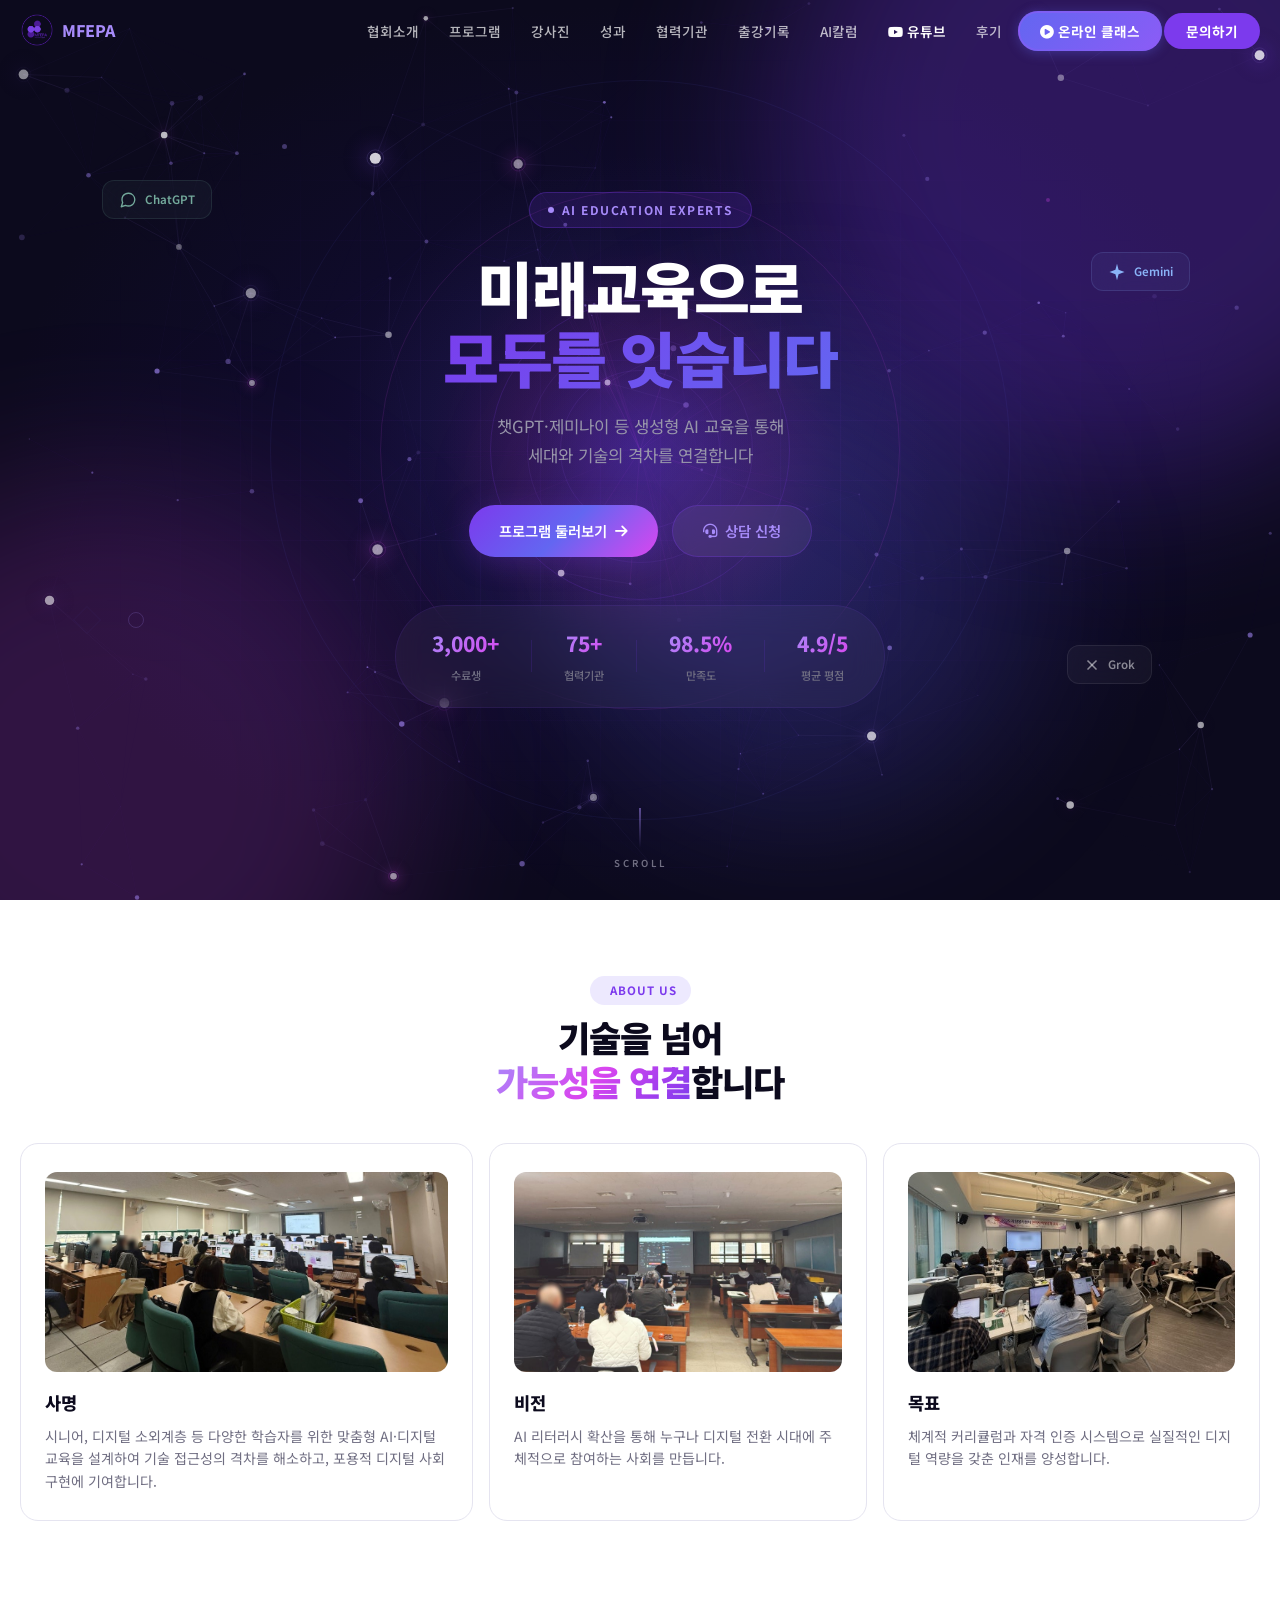
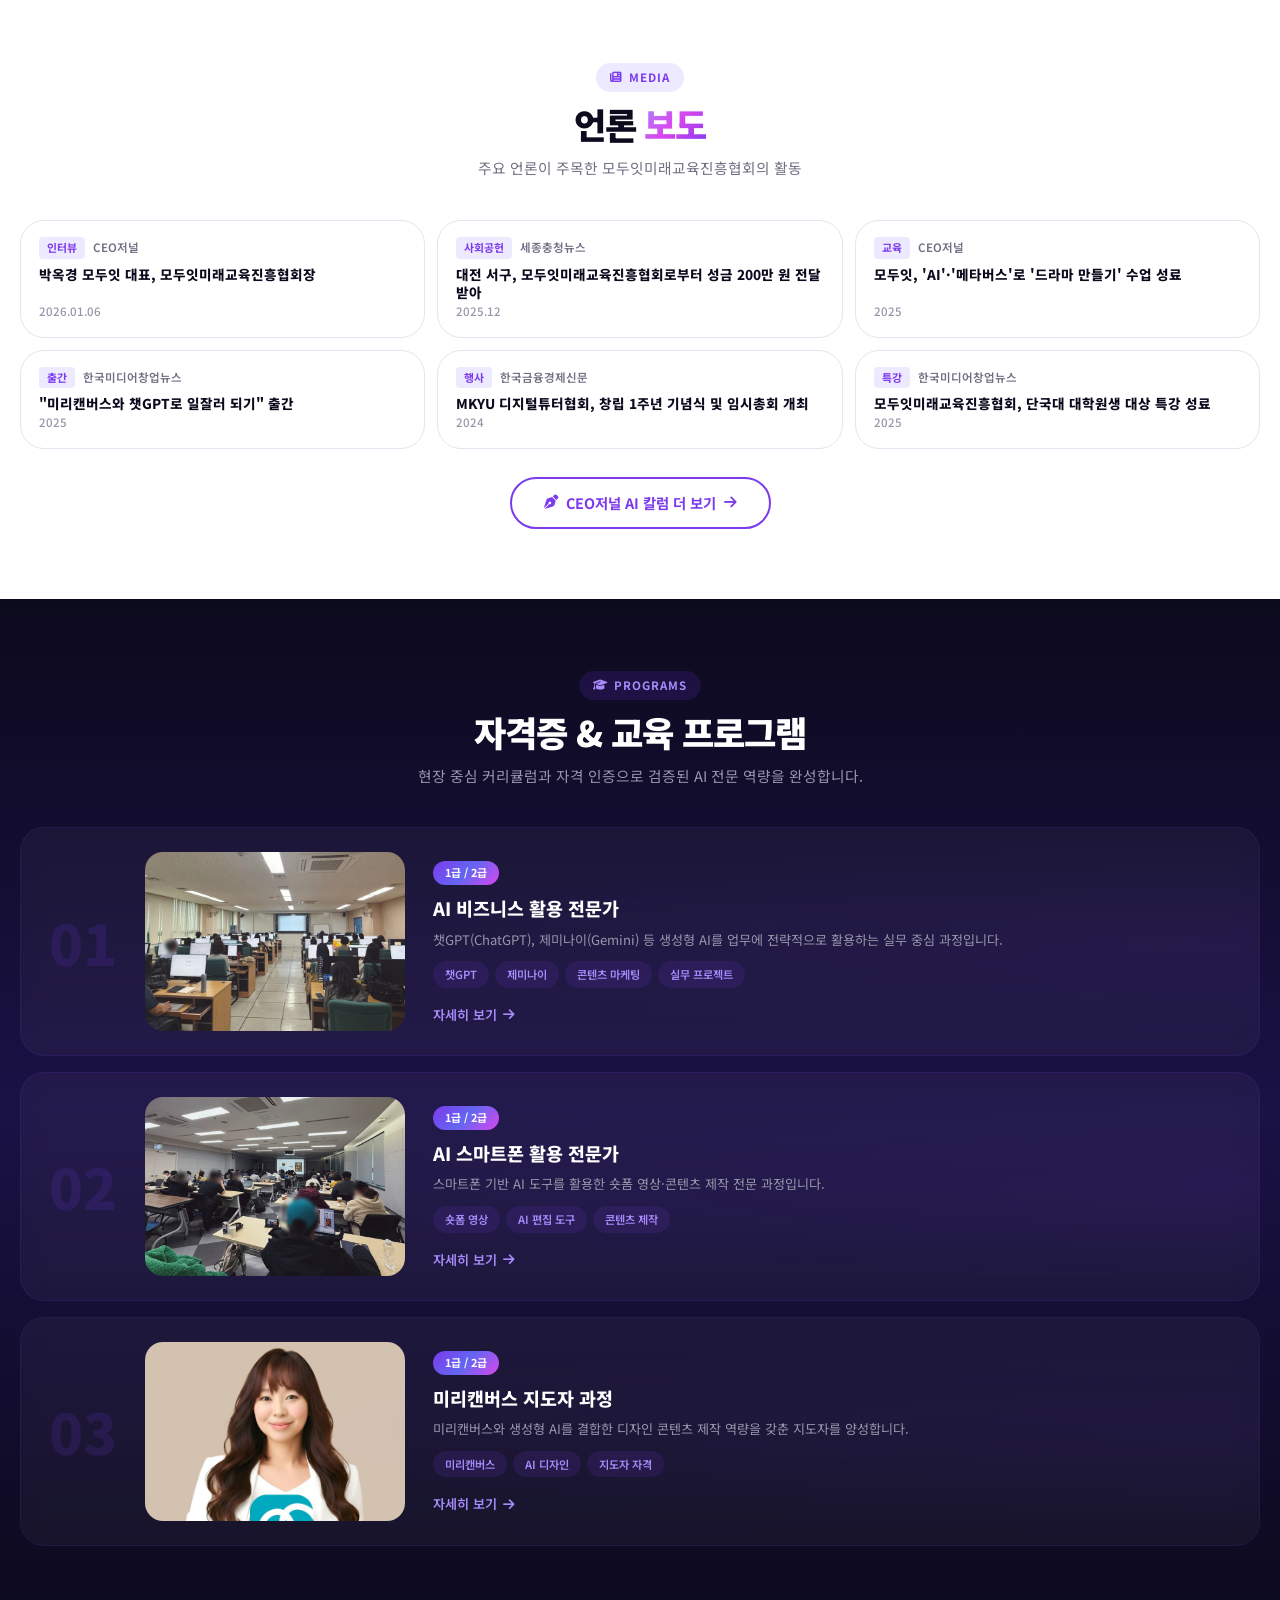
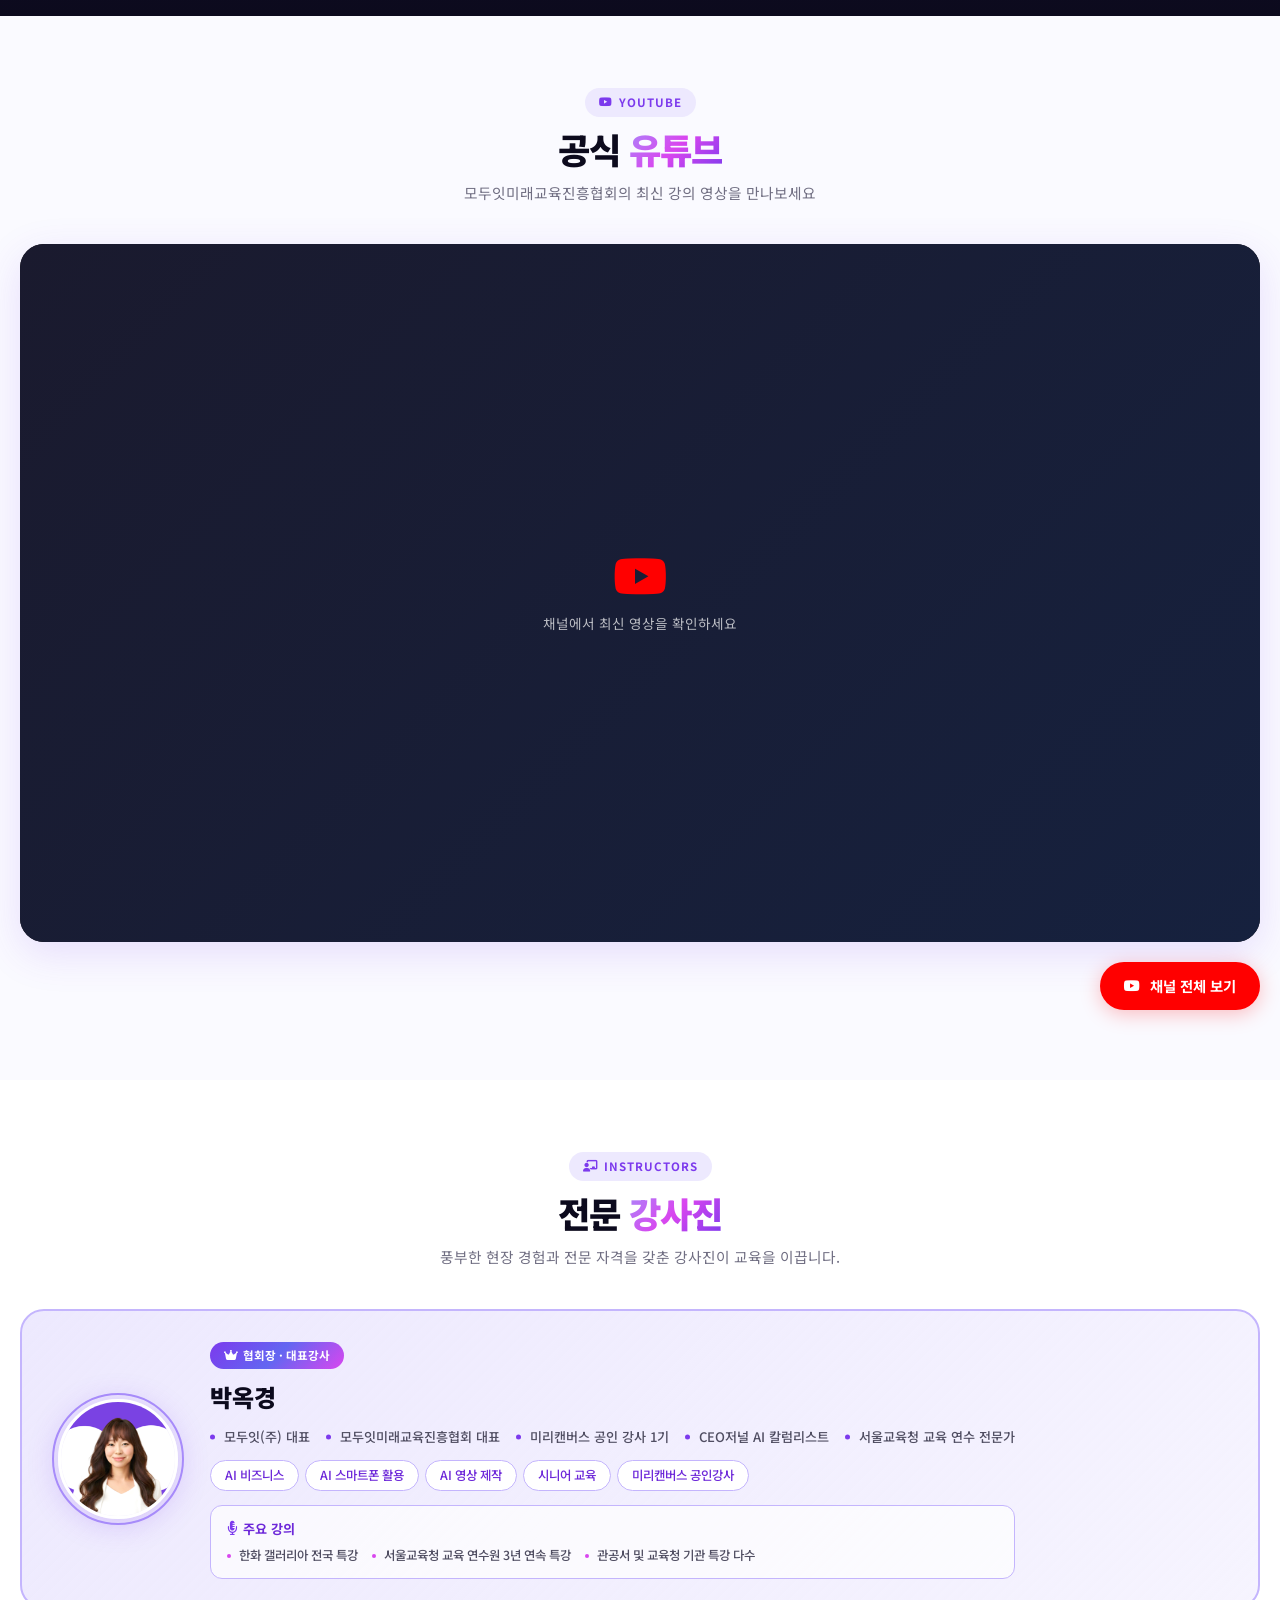
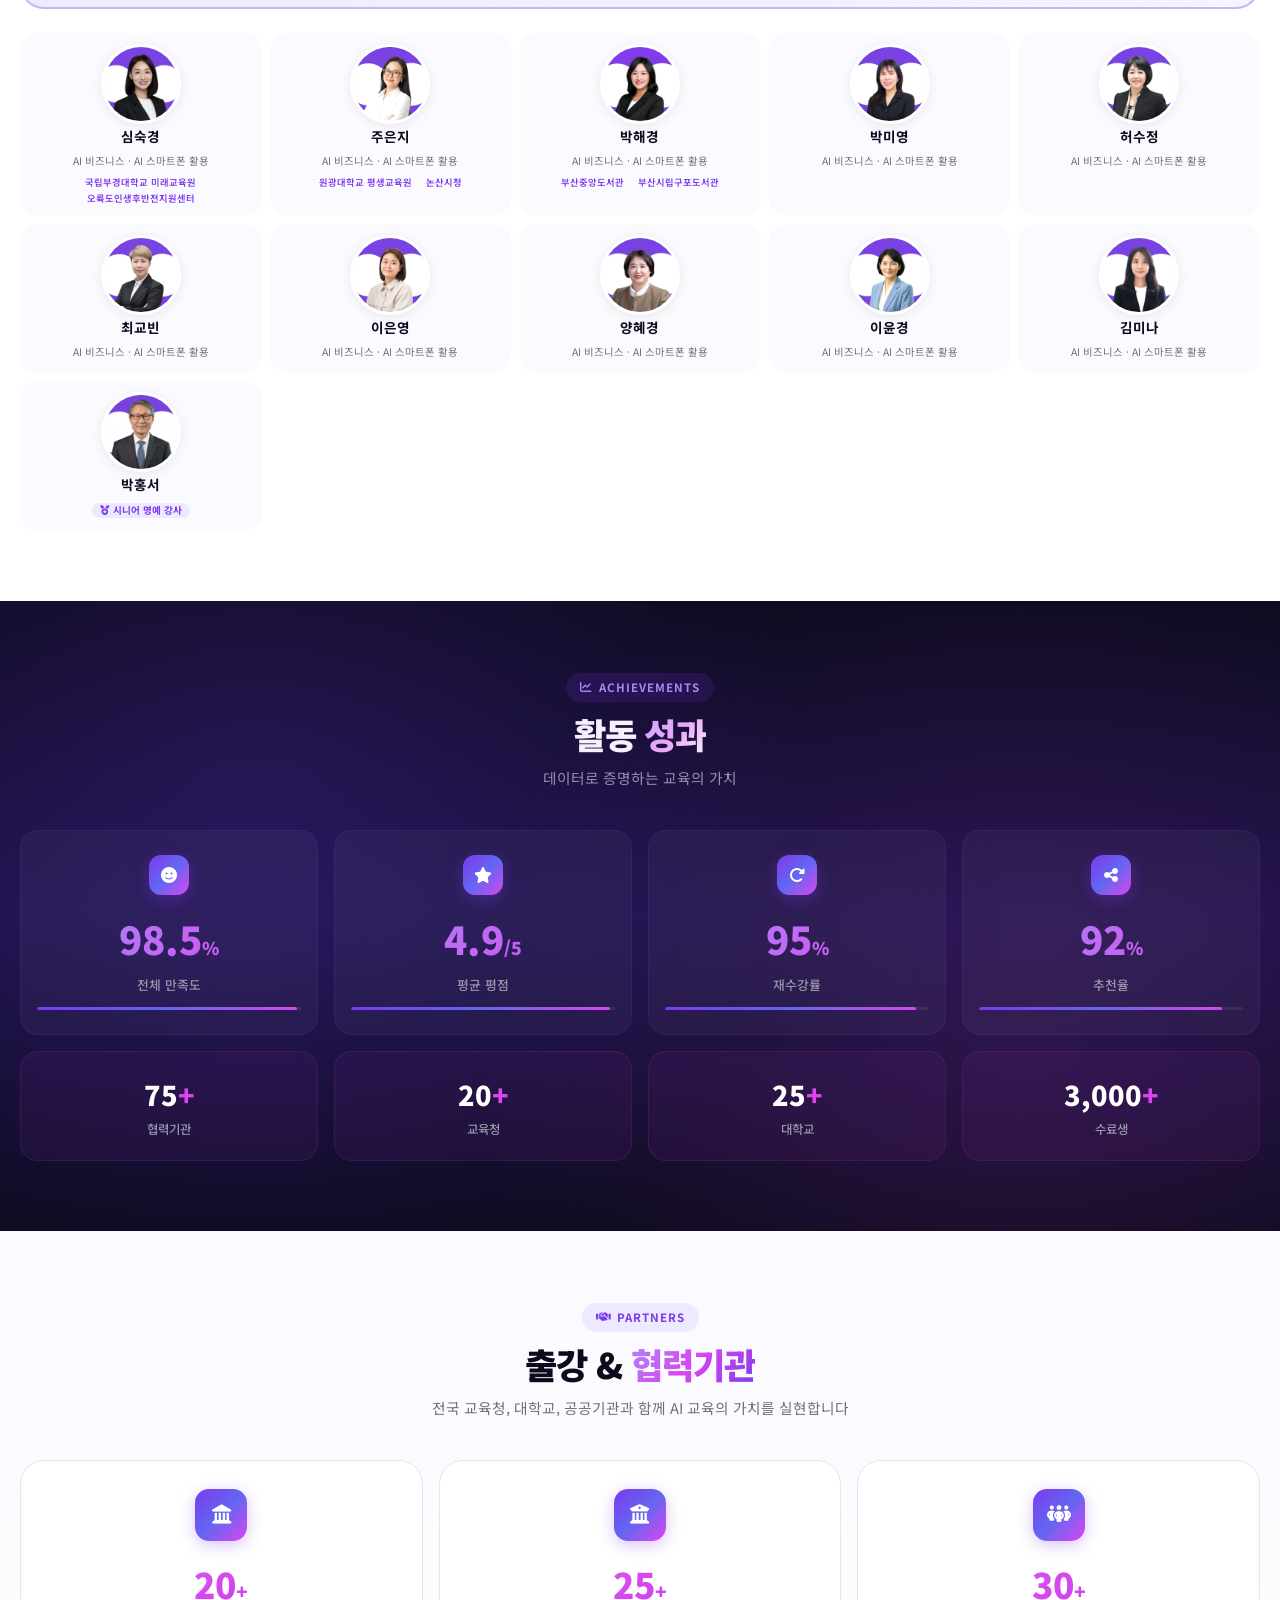
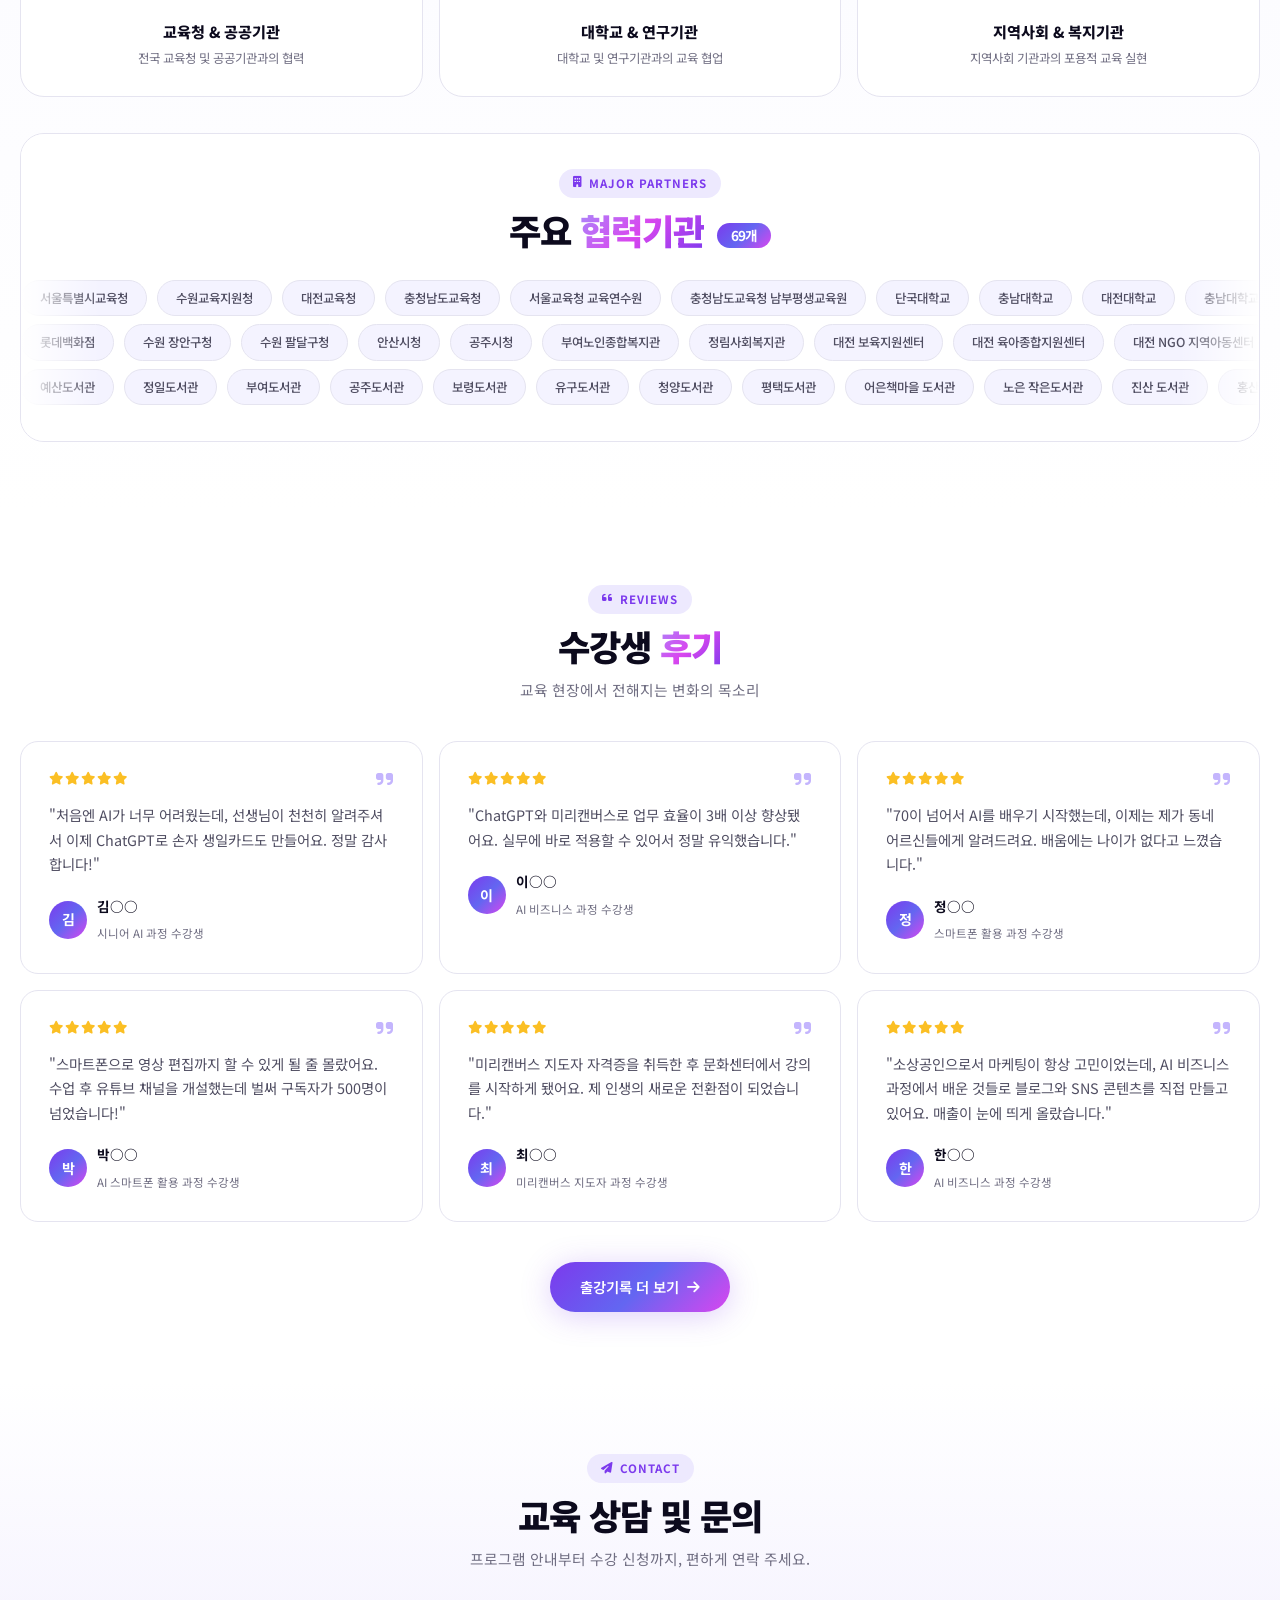
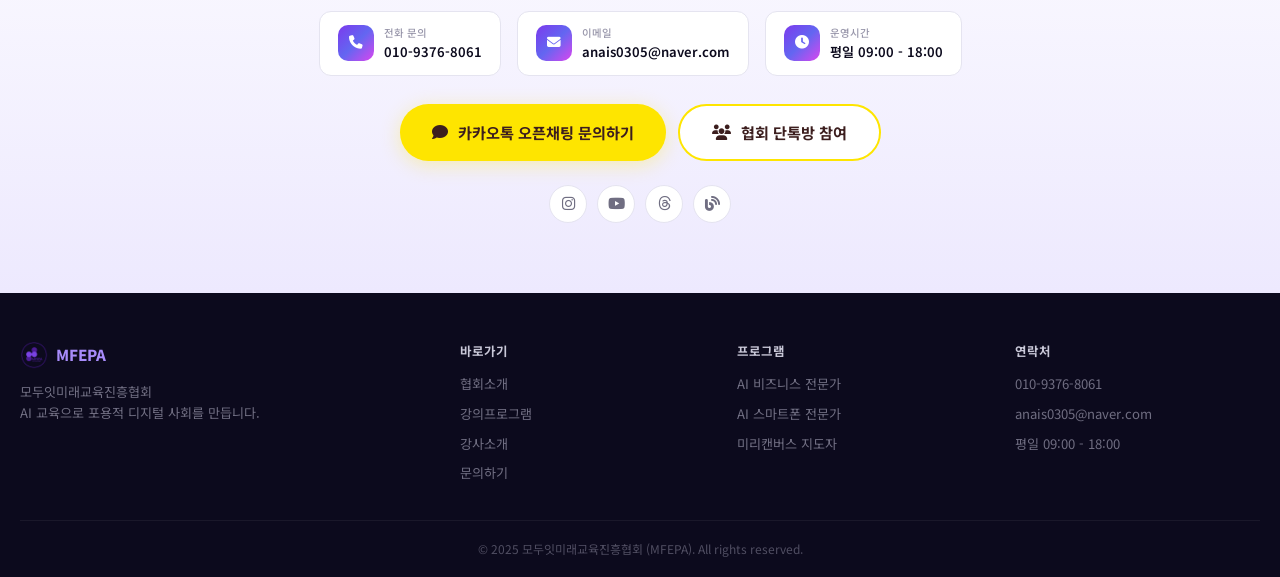
<file: index.html>
<!DOCTYPE html>
<html lang="ko">
<head>
  <meta charset="UTF-8">
  <meta name="viewport" content="width=device-width, initial-scale=1.0">
  <title>모두잇미래교육진흥협회 | AI·디지털 교육 전문기관 | MFEPA</title>
  <meta name="description" content="모두잇미래교육진흥협회(MFEPA) - 박옥경 대표강사와 함께하는 챗GPT·제미나이 활용 교육, AI 비즈니스 활용 전문가·AI 스마트폰 활용 전문가·미리캔버스 지도자 자격증 과정 운영. 서울교육청·한화 갤러리아 등 75개+ 기관 출강. 3,000명+ 수료, 만족도 98.5%.">
  <meta name="keywords" content="AI교육,디지털교육,모두잇,모두잇미래교육진흥협회,MFEPA,AI비즈니스활용전문가,AI스마트폰활용전문가,미리캔버스강사,미리캔버스지도자,ChatGPT교육,챗GPT교육,챗GPT활용,제미나이,제미나이활용,Gemini교육,생성형AI교육,시니어AI교육,디지털소외계층교육,AI자격증,미래교육,박옥경,박옥경강사,AI강사,AI강사양성,디지털리터러시,AI활용교육,미리캔버스공인강사,ChatGPT강의,제미나이강의">
  <meta name="robots" content="index, follow, max-image-preview:large, max-snippet:-1">
  <meta name="author" content="모두잇미래교육진흥협회">
  <meta name="theme-color" content="#7c3aed">
  <link rel="canonical" href="https://www.modoit.co.kr/">

  <!-- Open Graph (SNS 공유 최적화) -->
  <meta property="og:type" content="website">
  <meta property="og:title" content="모두잇미래교육진흥협회 | AI·디지털 교육 전문기관">
  <meta property="og:description" content="박옥경 대표강사와 함께하는 챗GPT·제미나이 AI 교육. AI 비즈니스·스마트폰 활용 전문가, 미리캔버스 지도자 자격증 과정. 75개+ 기관 출강, 3,000명+ 수료.">
  <meta property="og:url" content="https://www.modoit.co.kr/">
  <meta property="og:image" content="https://www.modoit.co.kr/images/logo.png">
  <meta property="og:site_name" content="모두잇미래교육진흥협회">
  <meta property="og:locale" content="ko_KR">

  <!-- Twitter Card -->
  <meta name="twitter:card" content="summary_large_image">
  <meta name="twitter:title" content="모두잇미래교육진흥협회 | AI·디지털 교육 전문기관">
  <meta name="twitter:description" content="AI 비즈니스·스마트폰 활용 전문가, 미리캔버스 지도자 자격증 과정. 시니어·소외계층 맞춤 AI 교육.">
  <meta name="twitter:image" content="https://www.modoit.co.kr/images/logo.png">

  <!-- Favicon -->
  <link rel="icon" type="image/png" href="images/logo.png">
  <link rel="apple-touch-icon" href="images/logo.png">

  <!-- 네이버 검색 등록 (발급 후 content 값 교체) -->
  <!-- <meta name="naver-site-verification" content="여기에_인증코드_입력"> -->
  <!-- 구글 서치 콘솔 (발급 후 content 값 교체) -->
  <!-- <meta name="google-site-verification" content="여기에_인증코드_입력"> -->

  <!-- JSON-LD 구조화 데이터: 교육기관 -->
  <script type="application/ld+json">
  {
    "@context": "https://schema.org",
    "@type": "EducationalOrganization",
    "name": "모두잇미래교육진흥협회",
    "alternateName": ["MFEPA", "모두잇", "Modoit Future Education Promotion Association"],
    "url": "https://www.modoit.co.kr",
    "logo": "https://www.modoit.co.kr/images/logo.png",
    "image": "https://www.modoit.co.kr/images/og-image.png",
    "description": "AI·디지털 교육으로 세대 간 기술 격차를 해소하고 포용적 미래 사회를 만드는 교육 전문기관. AI 비즈니스 활용 전문가, AI 스마트폰 활용 전문가, 미리캔버스 지도자 자격증 과정을 운영합니다.",
    "foundingDate": "2024",
    "telephone": "+82-10-9376-8061",
    "email": "anais0305@naver.com",
    "sameAs": [
      "https://www.youtube.com/@sujung_world",
      "https://www.instagram.com/sujung_world/",
      "https://blog.naver.com/sujung_world",
      "https://www.threads.com/@sujung_world"
    ],
    "founder": {
      "@type": "Person",
      "name": "박옥경",
      "alternateName": ["박옥경강사", "박옥경 대표"],
      "jobTitle": "협회장·대표강사",
      "description": "챗GPT·제미나이 등 생성형 AI 교육 전문가. 미리캔버스 공인 강사 1기, CEO저널 AI 칼럼리스트, 서울교육청 교육 연수 전문가. 한화 갤러리아 전국 특강, 서울교육청 3년 연속 특강 등 75개+ 기관 출강.",
      "knowsAbout": ["ChatGPT 교육", "챗GPT 활용", "제미나이 활용", "Gemini AI", "미리캔버스", "AI 비즈니스", "시니어 AI 교육"],
      "sameAs": [
        "https://www.youtube.com/@sujung_world",
        "https://www.instagram.com/sujung_world/",
        "https://blog.naver.com/sujung_world"
      ]
    },
    "hasOfferCatalog": {
      "@type": "OfferCatalog",
      "name": "AI·디지털 교육 자격증 프로그램",
      "itemListElement": [
        {
          "@type": "Course",
          "name": "AI 비즈니스 활용 전문가 (1급/2급)",
          "description": "챗GPT(ChatGPT), 제미나이(Gemini) 등 생성형 AI를 업무에 전략적으로 활용하는 실무 중심 자격증 과정. 박옥경 대표강사 직강.",
          "provider": {"@type": "Organization", "name": "모두잇미래교육진흥협회"},
          "educationalLevel": "전문가",
          "teaches": ["챗GPT 활용", "제미나이 활용", "생성형 AI 비즈니스", "콘텐츠 마케팅", "AI 프롬프트 작성"]
        },
        {
          "@type": "Course",
          "name": "AI 스마트폰 활용 전문가 (1급/2급)",
          "description": "스마트폰 기반 AI 도구를 활용한 숏폼 영상·콘텐츠 제작 전문 자격증 과정",
          "provider": {"@type": "Organization", "name": "모두잇미래교육진흥협회"},
          "educationalLevel": "전문가",
          "teaches": ["숏폼 영상 제작", "AI 편집 도구", "모바일 콘텐츠 제작"]
        },
        {
          "@type": "Course",
          "name": "미리캔버스 지도자 과정 (1급/2급)",
          "description": "미리캔버스와 생성형 AI를 결합한 디자인 콘텐츠 제작 역량을 갖춘 지도자 양성 자격증 과정",
          "provider": {"@type": "Organization", "name": "모두잇미래교육진흥협회"},
          "educationalLevel": "지도자",
          "teaches": ["미리캔버스 활용", "AI 디자인", "콘텐츠 제작 지도"]
        }
      ]
    },
    "aggregateRating": {
      "@type": "AggregateRating",
      "ratingValue": "4.9",
      "bestRating": "5",
      "ratingCount": "3000"
    },
    "areaServed": {
      "@type": "Country",
      "name": "대한민국"
    },
    "knowsAbout": ["인공지능 교육", "디지털 리터러시", "시니어 AI 교육", "미리캔버스", "ChatGPT", "챗GPT", "제미나이", "Gemini", "생성형 AI", "디지털 소외계층 교육", "AI 자격증", "AI 강사 양성", "AI 비즈니스 활용"]
  }
  </script>

  <link rel="preconnect" href="https://fonts.googleapis.com">
  <link rel="preconnect" href="https://fonts.gstatic.com" crossorigin>
  <link href="https://fonts.googleapis.com/css2?family=Noto+Sans+KR:wght@300;400;500;600;700;800;900&display=swap" rel="stylesheet">
  <link rel="stylesheet" href="https://cdnjs.cloudflare.com/ajax/libs/font-awesome/6.5.1/css/all.min.css">
  <link rel="stylesheet" href="style.css?v=20260511">
</head>
<body>

  <!-- Floating Particles Background -->
  <canvas id="particles" class="particles-canvas"></canvas>

  <!-- Navigation -->
  <nav class="nav" id="nav">
    <div class="nav-container">
      <a href="/" class="nav-logo">
        <img src="images/logo.png" alt="MFEPA 로고">
        <span class="nav-brand">MFEPA</span>
      </a>
      <button class="nav-toggle" id="navToggle" aria-label="메뉴 열기">
        <span></span><span></span><span></span>
      </button>
      <ul class="nav-links" id="navLinks">
        <li><a href="#about">협회소개</a></li>
        <li><a href="#programs">프로그램</a></li>
        <li><a href="#instructors">강사진</a></li>
        <li><a href="#stats">성과</a></li>
        <li><a href="#partners">협력기관</a></li>
        <li><a href="https://blog.naver.com/sujung_world" target="_blank" rel="noopener">출강기록</a></li>
        <li><a href="https://www.ceojhn.com/news/articleList.html?sc_area=A&view_type=sm&sc_word=%EB%B0%95%EC%98%A5%EA%B2%BD" target="_blank" rel="noopener">AI칼럼</a></li>
        <li><a href="https://www.youtube.com/@sujung_world" target="_blank" rel="noopener" class="nav-youtube"><i class="fab fa-youtube"></i> 유튜브</a></li>
        <li><a href="#testimonials">후기</a></li>
        <li><a href="class.html" class="nav-class"><i class="fas fa-play-circle"></i> 온라인 클래스</a></li>
        <li><a href="#contact" class="nav-cta">문의하기</a></li>
      </ul>
    </div>
  </nav>

  <!-- Hero Section - Immersive Full Screen -->
  <section class="hero" id="hero">
    <canvas id="heroCanvas" class="hero-canvas"></canvas>
    <div class="hero-bg-effects">
      <div class="hero-orb hero-orb-1"></div>
      <div class="hero-orb hero-orb-2"></div>
      <div class="hero-orb hero-orb-3"></div>
      <div class="hero-grid-lines"></div>
    </div>
    <!-- Animated Rings -->
    <div class="hero-rings">
      <div class="hero-ring ring-1"></div>
      <div class="hero-ring ring-2"></div>
      <div class="hero-ring ring-3"></div>
    </div>
    <!-- Mouse Glow Follower -->
    <div class="hero-mouse-glow" id="heroMouseGlow"></div>

    <!-- Floating AI Brand Badges -->
    <div class="ai-badge afb-chatgpt">
      <svg viewBox="0 0 24 24" width="18" height="18" fill="none" stroke="currentColor" stroke-width="1.8" stroke-linecap="round" stroke-linejoin="round"><path d="M21 11.5a8.38 8.38 0 0 1-.9 3.8 8.5 8.5 0 0 1-7.6 4.7 8.38 8.38 0 0 1-3.8-.9L3 21l1.9-5.7a8.38 8.38 0 0 1-.9-3.8 8.5 8.5 0 0 1 4.7-7.6 8.38 8.38 0 0 1 3.8-.9h.5a8.48 8.48 0 0 1 8 8v.5z"/></svg>
      <span>ChatGPT</span>
    </div>
    <div class="ai-badge afb-gemini">
      <svg viewBox="0 0 24 24" width="18" height="18" fill="currentColor"><path d="M12 1L14.1 8.9L22 12L14.1 15.1L12 23L9.9 15.1L2 12L9.9 8.9Z"/></svg>
      <span>Gemini</span>
    </div>
    <div class="ai-badge afb-grok">
      <svg viewBox="0 0 24 24" width="16" height="16" fill="none" stroke="currentColor" stroke-width="2.5" stroke-linecap="round"><line x1="18" y1="6" x2="6" y2="18"/><line x1="6" y1="6" x2="18" y2="18"/></svg>
      <span>Grok</span>
    </div>

    <!-- Subtle Geometric Accents -->
    <div class="geo-accent geo-1"></div>
    <div class="geo-accent geo-2"></div>
    <div class="geo-accent geo-3"></div>
    <div class="geo-accent geo-4"></div>

    <!-- Central Glow Behind Text -->
    <div class="hero-center-glow"></div>

    <div class="hero-center">
      <div class="hero-chip">
        <span class="hero-chip-dot"></span>
        <span>AI Education Experts</span>
      </div>
      <h1 class="hero-title">
        <span class="hero-title-line">미래교육으로</span>
        <span class="hero-title-line hero-title-gradient">모두를 잇습니다</span>
      </h1>
      <p class="hero-desc">
        챗GPT·제미나이 등 생성형 AI 교육을 통해<br>
        세대와 기술의 격차를 연결합니다
      </p>
      <div class="hero-actions">
        <a href="#programs" class="btn btn-glow">
          <span>프로그램 둘러보기</span>
          <i class="fas fa-arrow-right"></i>
        </a>
        <a href="#contact" class="btn btn-glass-hero">
          <i class="fas fa-headset"></i>
          <span>상담 신청</span>
        </a>
      </div>
      <!-- Inline Stats -->
      <div class="hero-inline-stats">
        <div class="hero-stat">
          <strong>3,000+</strong>
          <span>수료생</span>
        </div>
        <div class="hero-stat-divider"></div>
        <div class="hero-stat">
          <strong>75+</strong>
          <span>협력기관</span>
        </div>
        <div class="hero-stat-divider"></div>
        <div class="hero-stat">
          <strong>98.5%</strong>
          <span>만족도</span>
        </div>
        <div class="hero-stat-divider"></div>
        <div class="hero-stat">
          <strong>4.9/5</strong>
          <span>평균 평점</span>
        </div>
      </div>
    </div>

    <!-- Scroll Indicator -->
    <div class="hero-scroll-indicator">
      <div class="scroll-line"></div>
      <span>Scroll</span>
    </div>
  </section>

  <!-- About Section - Bento Grid -->
  <section class="section" id="about">
    <div class="container">
      <div class="section-header">
        <span class="section-chip"><i class="fas fa-sparkles"></i> About Us</span>
        <h2 class="section-title">기술을 넘어<br><span class="gradient-text">가능성을 연결</span>합니다</h2>
      </div>
      <div class="bento-grid">
        <div class="bento-card bento-large">
          <div class="bento-glow"></div>
          <div class="bento-card-img">
            <img src="images/강의사진1.jpg" alt="사명">
          </div>
          <h3>사명</h3>
          <p>시니어, 디지털 소외계층 등 다양한 학습자를 위한 맞춤형 AI·디지털 교육을 설계하여 기술 접근성의 격차를 해소하고, 포용적 디지털 사회 구현에 기여합니다.</p>
        </div>
        <div class="bento-card">
          <div class="bento-glow"></div>
          <div class="bento-card-img">
            <img src="images/강의사진4.jpg" alt="비전">
          </div>
          <h3>비전</h3>
          <p>AI 리터러시 확산을 통해 누구나 디지털 전환 시대에 주체적으로 참여하는 사회를 만듭니다.</p>
        </div>
        <div class="bento-card">
          <div class="bento-glow"></div>
          <div class="bento-card-img">
            <img src="images/강의사진5.jpg" alt="목표">
          </div>
          <h3>목표</h3>
          <p>체계적 커리큘럼과 자격 인증 시스템으로 실질적인 디지털 역량을 갖춘 인재를 양성합니다.</p>
        </div>
      </div>
    </div>
  </section>

  <!-- Press / Media Section -->
  <section class="section section-press" id="press">
    <div class="container">
      <div class="section-header">
        <span class="section-chip"><i class="fas fa-newspaper"></i> Media</span>
        <h2 class="section-title">언론 <span class="gradient-text">보도</span></h2>
        <p class="section-subtitle">주요 언론이 주목한 모두잇미래교육진흥협회의 활동</p>
      </div>
      <div class="press-grid">
        <a href="https://www.ceojhn.com/news/articleView.html?idxno=9215" target="_blank" rel="noopener" class="press-card">
          <div class="press-source"><span class="press-badge">인터뷰</span> CEO저널</div>
          <h4>박옥경 모두잇 대표, 모두잇미래교육진흥협회장</h4>
          <p>"AI·디지털 교육이라면 '모두잇'... 기술은 차별하는 벽이 아니라, 더 높은 곳으로 올라가는 사다리"</p>
          <span class="press-date">2026.01.06</span>
        </a>
        <a href="https://www.sj-ccnews.com/news/articleView.html?idxno=55211" target="_blank" rel="noopener" class="press-card">
          <div class="press-source"><span class="press-badge">사회공헌</span> 세종충청뉴스</div>
          <h4>대전 서구, 모두잇미래교육진흥협회로부터 성금 200만 원 전달받아</h4>
          <p>지역사회 나눔 실천과 교육 기관의 사회적 책임을 보여주는 기부 활동</p>
          <span class="press-date">2025.12</span>
        </a>
        <a href="https://www.ceojhn.com/news/articleView.html?idxno=8802" target="_blank" rel="noopener" class="press-card">
          <div class="press-source"><span class="press-badge">교육</span> CEO저널</div>
          <h4>모두잇, 'AI'·'메타버스'로 '드라마 만들기' 수업 성료</h4>
          <p>AI와 메타버스 기술을 활용한 창의적 교육 프로그램 운영 사례</p>
          <span class="press-date">2025</span>
        </a>
        <a href="http://www.kmedia-news.com/news/articleView.html?idxno=9332" target="_blank" rel="noopener" class="press-card">
          <div class="press-source"><span class="press-badge">출간</span> 한국미디어창업뉴스</div>
          <h4>"미리캔버스와 챗GPT로 일잘러 되기" 출간</h4>
          <p>실무 중심 AI 활용서 출간으로 교육 콘텐츠 전문성 입증</p>
          <span class="press-date">2025</span>
        </a>
        <a href="https://www.kfenews.co.kr/news/articleView.html?idxno=608480" target="_blank" rel="noopener" class="press-card">
          <div class="press-source"><span class="press-badge">행사</span> 한국금융경제신문</div>
          <h4>MKYU 디지털튜터협회, 창립 1주년 기념식 및 임시총회 개최</h4>
          <p>디지털 교육 생태계 확대를 위한 협회 간 연대와 성장</p>
          <span class="press-date">2024</span>
        </a>
        <a href="http://www.kmedia-news.com/news/articleView.html?idxno=9331" target="_blank" rel="noopener" class="press-card">
          <div class="press-source"><span class="press-badge">특강</span> 한국미디어창업뉴스</div>
          <h4>모두잇미래교육진흥협회, 단국대 대학원생 대상 특강 성료</h4>
          <p>메타버스와 4차 산업혁명 교육 주제로 대학 기관 연계 특강 진행</p>
          <span class="press-date">2025</span>
        </a>
      </div>
      <div class="press-cta">
        <a href="https://www.ceojhn.com/news/articleList.html?sc_area=A&view_type=sm&sc_word=%EB%B0%95%EC%98%A5%EA%B2%BD" target="_blank" rel="noopener" class="btn btn-outline-purple">
          <i class="fas fa-pen-nib"></i>
          <span>CEO저널 AI 칼럼 더 보기</span>
          <i class="fas fa-arrow-right"></i>
        </a>
      </div>
    </div>
  </section>

  <!-- Programs Section - Horizontal Scroll Cards -->
  <section class="section section-gradient" id="programs">
    <div class="container">
      <div class="section-header section-header-light">
        <span class="section-chip section-chip-light"><i class="fas fa-graduation-cap"></i> Programs</span>
        <h2 class="section-title">자격증 & 교육 프로그램</h2>
        <p class="section-subtitle">현장 중심 커리큘럼과 자격 인증으로 검증된 AI 전문 역량을 완성합니다.</p>
      </div>
      <div class="programs-showcase">

        <div class="program-card-v2">
          <div class="program-card-bg"></div>
          <div class="program-number">01</div>
          <div class="program-img">
            <img src="images/강의사진6.jpg" alt="AI 비즈니스 활용 전문가">
          </div>
          <div class="program-body">
            <div class="program-level">1급 / 2급</div>
            <h3>AI 비즈니스 활용 전문가</h3>
            <p>챗GPT(ChatGPT), 제미나이(Gemini) 등 생성형 AI를 업무에 전략적으로 활용하는 실무 중심 과정입니다.</p>
            <ul class="program-tags">
              <li>챗GPT</li>
              <li>제미나이</li>
              <li>콘텐츠 마케팅</li>
              <li>실무 프로젝트</li>
            </ul>
            <a href="https://blog.naver.com/sujung_world/223932309503" target="_blank" rel="noopener" class="program-link">자세히 보기 <i class="fas fa-arrow-right"></i></a>
          </div>
        </div>

        <div class="program-card-v2">
          <div class="program-card-bg"></div>
          <div class="program-number">02</div>
          <div class="program-img">
            <img src="images/강의사진3.jpg" alt="AI 스마트폰 활용 전문가">
          </div>
          <div class="program-body">
            <div class="program-level">1급 / 2급</div>
            <h3>AI 스마트폰 활용 전문가</h3>
            <p>스마트폰 기반 AI 도구를 활용한 숏폼 영상·콘텐츠 제작 전문 과정입니다.</p>
            <ul class="program-tags">
              <li>숏폼 영상</li>
              <li>AI 편집 도구</li>
              <li>콘텐츠 제작</li>
            </ul>
            <a href="https://blog.naver.com/sujung_world/223973718742" target="_blank" rel="noopener" class="program-link">자세히 보기 <i class="fas fa-arrow-right"></i></a>
          </div>
        </div>

        <div class="program-card-v2">
          <div class="program-card-bg"></div>
          <div class="program-number">03</div>
          <div class="program-img">
            <img src="images/program-miricanvas.jpeg" alt="미리캔버스 지도자 과정">
          </div>
          <div class="program-body">
            <div class="program-level">1급 / 2급</div>
            <h3>미리캔버스 지도자 과정</h3>
            <p>미리캔버스와 생성형 AI를 결합한 디자인 콘텐츠 제작 역량을 갖춘 지도자를 양성합니다.</p>
            <ul class="program-tags">
              <li>미리캔버스</li>
              <li>AI 디자인</li>
              <li>지도자 자격</li>
            </ul>
            <a href="https://blog.naver.com/sujung_world/224075996224" target="_blank" rel="noopener" class="program-link">자세히 보기 <i class="fas fa-arrow-right"></i></a>
          </div>
        </div>

      </div>
    </div>
  </section>

  <!-- YouTube Latest Video Section -->
  <section class="section section-youtube" id="youtube">
    <div class="container">
      <div class="section-header">
        <span class="section-chip"><i class="fab fa-youtube"></i> YouTube</span>
        <h2 class="section-title">공식 <span class="gradient-text">유튜브</span></h2>
        <p class="section-subtitle">모두잇미래교육진흥협회의 최신 강의 영상을 만나보세요</p>
      </div>
      <div class="youtube-latest-wrap">
        <div class="youtube-embed-box">
          <iframe id="youtubeLatestFrame" src="" title="최신 유튜브 영상" frameborder="0" allow="accelerometer; autoplay; clipboard-write; encrypted-media; gyroscope; picture-in-picture" allowfullscreen></iframe>
          <div class="youtube-loading" id="youtubeLoading"><i class="fab fa-youtube"></i><span>영상 불러오는 중...</span></div>
        </div>
        <div class="youtube-info" id="youtubeInfo">
          <p class="youtube-video-title" id="youtubeTitle"></p>
          <a href="https://www.youtube.com/@sujung_world" target="_blank" rel="noopener" class="btn btn-youtube-channel">
            <i class="fab fa-youtube"></i>
            <span>채널 전체 보기</span>
          </a>
        </div>
      </div>
    </div>
  </section>

  <!-- Instructors Section - Modern Grid with Featured Leader -->
  <section class="section" id="instructors">
    <div class="container">
      <div class="section-header">
        <span class="section-chip"><i class="fas fa-chalkboard-user"></i> Instructors</span>
        <h2 class="section-title">전문 <span class="gradient-text">강사진</span></h2>
        <p class="section-subtitle">풍부한 현장 경험과 전문 자격을 갖춘 강사진이 교육을 이끕니다.</p>
      </div>

      <!-- Featured Instructor -->
      <div class="instructor-hero">
        <div class="instructor-hero-image">
          <img src="images/park-okkyung.png" alt="박옥경">
          <div class="instructor-hero-ring"></div>
        </div>
        <div class="instructor-hero-info">
          <span class="instructor-hero-badge"><i class="fas fa-crown"></i> 협회장 · 대표강사</span>
          <h3>박옥경</h3>
          <ul class="instructor-hero-career">
            <li>모두잇(주) 대표</li>
            <li>모두잇미래교육진흥협회 대표</li>
            <li>미리캔버스 공인 강사 1기</li>
            <li>CEO저널 AI 칼럼리스트</li>
            <li>서울교육청 교육 연수 전문가</li>
          </ul>
          <div class="instructor-hero-tags">
            <span>AI 비즈니스</span>
            <span>AI 스마트폰 활용</span>
            <span>AI 영상 제작</span>
            <span>시니어 교육</span>
            <span>미리캔버스 공인강사</span>
          </div>
          <div class="instructor-hero-lectures">
            <h4><i class="fas fa-microphone-lines"></i> 주요 강의</h4>
            <ul>
              <li>한화 갤러리아 전국 특강</li>
              <li>서울교육청 교육 연수원 3년 연속 특강</li>
              <li>관공서 및 교육청 기관 특강 다수</li>
            </ul>
          </div>
        </div>
      </div>

      <!-- Instructor Grid -->
      <div class="instructors-grid-v2">
        <div class="instructor-card-v2">
          <img src="images/shim-sukkyung.png" alt="심숙경">
          <div class="instructor-card-info">
            <h4>심숙경</h4>
            <span>AI 비즈니스 · AI 스마트폰 활용</span>
            <div class="instructor-venues">
              <span>국립부경대학교 미래교육원</span>
              <span>오륙도인생후반전지원센터</span>
            </div>
          </div>
        </div>
        <div class="instructor-card-v2">
          <img src="images/joo-eunji.png" alt="주은지">
          <div class="instructor-card-info">
            <h4>주은지</h4>
            <span>AI 비즈니스 · AI 스마트폰 활용</span>
            <div class="instructor-venues">
              <span>원광대학교 평생교육원</span>
              <span>논산시청</span>
            </div>
          </div>
        </div>
        <div class="instructor-card-v2">
          <img src="images/park-haekyung.png" alt="박해경">
          <div class="instructor-card-info">
            <h4>박해경</h4>
            <span>AI 비즈니스 · AI 스마트폰 활용</span>
            <div class="instructor-venues">
              <span>부산중앙도서관</span>
              <span>부산시립구포도서관</span>
            </div>
          </div>
        </div>
        <div class="instructor-card-v2">
          <img src="images/park-miyoung.png" alt="박미영">
          <div class="instructor-card-info">
            <h4>박미영</h4>
            <span>AI 비즈니스 · AI 스마트폰 활용</span>
          </div>
        </div>
        <div class="instructor-card-v2">
          <img src="images/heo-sujeong.png" alt="허수정">
          <div class="instructor-card-info">
            <h4>허수정</h4>
            <span>AI 비즈니스 · AI 스마트폰 활용</span>
          </div>
        </div>
        <div class="instructor-card-v2">
          <img src="images/choi-kyobin.png" alt="최교빈">
          <div class="instructor-card-info">
            <h4>최교빈</h4>
            <span>AI 비즈니스 · AI 스마트폰 활용</span>
          </div>
        </div>
        <div class="instructor-card-v2">
          <img src="images/lee-eunyoung.png" alt="이은영">
          <div class="instructor-card-info">
            <h4>이은영</h4>
            <span>AI 비즈니스 · AI 스마트폰 활용</span>
          </div>
        </div>
        <div class="instructor-card-v2">
          <img src="images/yang-hyekyung.png" alt="양혜경">
          <div class="instructor-card-info">
            <h4>양혜경</h4>
            <span>AI 비즈니스 · AI 스마트폰 활용</span>
          </div>
        </div>
        <div class="instructor-card-v2">
          <img src="images/lee-yunkyung.png" alt="이윤경">
          <div class="instructor-card-info">
            <h4>이윤경</h4>
            <span>AI 비즈니스 · AI 스마트폰 활용</span>
          </div>
        </div>
        <div class="instructor-card-v2">
          <img src="images/kim-mina.png" alt="김미나">
          <div class="instructor-card-info">
            <h4>김미나</h4>
            <span>AI 비즈니스 · AI 스마트폰 활용</span>
          </div>
        </div>
        <div class="instructor-card-v2">
          <img src="images/박홍서.png" alt="박홍서">
          <div class="instructor-card-info">
            <h4>박홍서</h4>
            <span class="instructor-senior-badge"><i class="fas fa-medal"></i> 시니어 명예 강사</span>
          </div>
        </div>
      </div>
    </div>
  </section>

  <!-- Stats Section - Glowing Dashboard -->
  <section class="section section-stats" id="stats">
    <div class="stats-bg-pattern"></div>
    <div class="container">
      <div class="section-header section-header-light">
        <span class="section-chip section-chip-light"><i class="fas fa-chart-line"></i> Achievements</span>
        <h2 class="section-title">활동 <span class="gradient-text-light">성과</span></h2>
        <p class="section-subtitle">데이터로 증명하는 교육의 가치</p>
      </div>
      <div class="stats-dashboard">
        <div class="stats-row">
          <div class="stat-glass">
            <div class="stat-icon-bg"><i class="fas fa-face-smile"></i></div>
            <div class="stat-value">98.5<span>%</span></div>
            <div class="stat-name">전체 만족도</div>
            <div class="stat-bar"><div class="stat-bar-fill" style="width:98.5%"></div></div>
          </div>
          <div class="stat-glass">
            <div class="stat-icon-bg"><i class="fas fa-star"></i></div>
            <div class="stat-value">4.9<span>/5</span></div>
            <div class="stat-name">평균 평점</div>
            <div class="stat-bar"><div class="stat-bar-fill" style="width:98%"></div></div>
          </div>
          <div class="stat-glass">
            <div class="stat-icon-bg"><i class="fas fa-rotate-right"></i></div>
            <div class="stat-value">95<span>%</span></div>
            <div class="stat-name">재수강률</div>
            <div class="stat-bar"><div class="stat-bar-fill" style="width:95%"></div></div>
          </div>
          <div class="stat-glass">
            <div class="stat-icon-bg"><i class="fas fa-share-nodes"></i></div>
            <div class="stat-value">92<span>%</span></div>
            <div class="stat-name">추천율</div>
            <div class="stat-bar"><div class="stat-bar-fill" style="width:92%"></div></div>
          </div>
        </div>
        <div class="partners-row">
          <div class="partner-glass">
            <div class="partner-num">75<span>+</span></div>
            <div class="partner-name">협력기관</div>
          </div>
          <div class="partner-glass">
            <div class="partner-num">20<span>+</span></div>
            <div class="partner-name">교육청</div>
          </div>
          <div class="partner-glass">
            <div class="partner-num">25<span>+</span></div>
            <div class="partner-name">대학교</div>
          </div>
          <div class="partner-glass">
            <div class="partner-num">3,000<span>+</span></div>
            <div class="partner-name">수료생</div>
          </div>
        </div>
      </div>
    </div>
  </section>

  <!-- Partners Section - 출강 & 협력기관 -->
  <section class="section section-partners" id="partners">
    <div class="container">
      <div class="section-header">
        <span class="section-chip"><i class="fas fa-handshake"></i> Partners</span>
        <h2 class="section-title">출강 & <span class="gradient-text">협력기관</span></h2>
        <p class="section-subtitle">전국 교육청, 대학교, 공공기관과 함께 AI 교육의 가치를 실현합니다</p>
      </div>

      <!-- Partner Categories -->
      <div class="partner-categories">
        <div class="partner-category-card">
          <div class="partner-category-icon"><i class="fas fa-landmark"></i></div>
          <div class="partner-category-num">20<span>+</span></div>
          <h4>교육청 & 공공기관</h4>
          <p>전국 교육청 및 공공기관과의 협력</p>
        </div>
        <div class="partner-category-card">
          <div class="partner-category-icon"><i class="fas fa-university"></i></div>
          <div class="partner-category-num">25<span>+</span></div>
          <h4>대학교 & 연구기관</h4>
          <p>대학교 및 연구기관과의 교육 협업</p>
        </div>
        <div class="partner-category-card">
          <div class="partner-category-icon"><i class="fas fa-people-group"></i></div>
          <div class="partner-category-num">30<span>+</span></div>
          <h4>지역사회 & 복지기관</h4>
          <p>지역사회 기관과의 포용적 교육 실현</p>
        </div>
      </div>

      <!-- Partner Marquee -->
      <div class="partner-marquee-wrapper">
        <div class="section-header" style="margin-bottom: 24px;">
          <span class="section-chip"><i class="fas fa-building"></i> Major Partners</span>
          <h2 class="section-title">주요 <span class="gradient-text">협력기관</span> <span class="partner-count">69개</span></h2>
        </div>
        <!-- Row 1: Left to Right -->
        <div class="partner-marquee">
          <div class="partner-marquee-track">
            <span class="partner-tag">서울특별시교육청</span>
            <span class="partner-tag">수원교육지원청</span>
            <span class="partner-tag">대전교육청</span>
            <span class="partner-tag">충청남도교육청</span>
            <span class="partner-tag">서울교육청 교육연수원</span>
            <span class="partner-tag">충청남도교육청 남부평생교육원</span>
            <span class="partner-tag">단국대학교</span>
            <span class="partner-tag">충남대학교</span>
            <span class="partner-tag">대전대학교</span>
            <span class="partner-tag">충남대학교 소프트웨어 사업단</span>
            <span class="partner-tag">충남대학교 평생교육원</span>
            <span class="partner-tag">KDI 한국개발연구원</span>
            <span class="partner-tag">충북자치연수원</span>
            <span class="partner-tag">국민권익위원회 청렴연수원</span>
            <span class="partner-tag">한국능률협회</span>
            <span class="partner-tag">신용보증재단</span>
            <span class="partner-tag">경기지식재산센터</span>
            <span class="partner-tag">대전 선거관리위원회</span>
            <span class="partner-tag">농협중앙회</span>
            <span class="partner-tag">남양주농업기술센터</span>
            <span class="partner-tag">남대전농협</span>
            <span class="partner-tag">대한장애인체육회</span>
            <span class="partner-tag">한화 갤러리아</span>
            <!-- duplicate for seamless loop -->
            <span class="partner-tag">서울특별시교육청</span>
            <span class="partner-tag">수원교육지원청</span>
            <span class="partner-tag">대전교육청</span>
            <span class="partner-tag">충청남도교육청</span>
            <span class="partner-tag">서울교육청 교육연수원</span>
            <span class="partner-tag">충청남도교육청 남부평생교육원</span>
            <span class="partner-tag">단국대학교</span>
            <span class="partner-tag">충남대학교</span>
            <span class="partner-tag">대전대학교</span>
            <span class="partner-tag">충남대학교 소프트웨어 사업단</span>
            <span class="partner-tag">충남대학교 평생교육원</span>
            <span class="partner-tag">KDI 한국개발연구원</span>
            <span class="partner-tag">충북자치연수원</span>
            <span class="partner-tag">국민권익위원회 청렴연수원</span>
            <span class="partner-tag">한국능률협회</span>
            <span class="partner-tag">신용보증재단</span>
            <span class="partner-tag">경기지식재산센터</span>
            <span class="partner-tag">대전 선거관리위원회</span>
            <span class="partner-tag">농협중앙회</span>
            <span class="partner-tag">남양주농업기술센터</span>
            <span class="partner-tag">남대전농협</span>
            <span class="partner-tag">대한장애인체육회</span>
            <span class="partner-tag">한화 갤러리아</span>
          </div>
        </div>
        <!-- Row 2: Right to Left -->
        <div class="partner-marquee partner-marquee-reverse">
          <div class="partner-marquee-track">
            <span class="partner-tag">롯데백화점</span>
            <span class="partner-tag">수원 장안구청</span>
            <span class="partner-tag">수원 팔달구청</span>
            <span class="partner-tag">안산시청</span>
            <span class="partner-tag">공주시청</span>
            <span class="partner-tag">부여노인종합복지관</span>
            <span class="partner-tag">정림사회복지관</span>
            <span class="partner-tag">대전 보육지원센터</span>
            <span class="partner-tag">대전 육아종합지원센터</span>
            <span class="partner-tag">대전 NGO 지역아동센터</span>
            <span class="partner-tag">부천시장애인부모회</span>
            <span class="partner-tag">청양군청소년방과후아카데미</span>
            <span class="partner-tag">유소년교육연구소</span>
            <span class="partner-tag">충청북도자원봉사센터</span>
            <span class="partner-tag">충북단재교육연수원</span>
            <span class="partner-tag">대전학생교육문화원</span>
            <span class="partner-tag">대전시민대학</span>
            <span class="partner-tag">충남인재육성진흥원</span>
            <span class="partner-tag">음성군 평생학습관</span>
            <span class="partner-tag">대전청년내일센터</span>
            <span class="partner-tag">대전일자리경제진흥원</span>
            <span class="partner-tag">대전 신용보증재단</span>
            <!-- duplicate for seamless loop -->
            <span class="partner-tag">롯데백화점</span>
            <span class="partner-tag">수원 장안구청</span>
            <span class="partner-tag">수원 팔달구청</span>
            <span class="partner-tag">안산시청</span>
            <span class="partner-tag">공주시청</span>
            <span class="partner-tag">부여노인종합복지관</span>
            <span class="partner-tag">정림사회복지관</span>
            <span class="partner-tag">대전 보육지원센터</span>
            <span class="partner-tag">대전 육아종합지원센터</span>
            <span class="partner-tag">대전 NGO 지역아동센터</span>
            <span class="partner-tag">부천시장애인부모회</span>
            <span class="partner-tag">청양군청소년방과후아카데미</span>
            <span class="partner-tag">유소년교육연구소</span>
            <span class="partner-tag">충청북도자원봉사센터</span>
            <span class="partner-tag">충북단재교육연수원</span>
            <span class="partner-tag">대전학생교육문화원</span>
            <span class="partner-tag">대전시민대학</span>
            <span class="partner-tag">충남인재육성진흥원</span>
            <span class="partner-tag">음성군 평생학습관</span>
            <span class="partner-tag">대전청년내일센터</span>
            <span class="partner-tag">대전일자리경제진흥원</span>
            <span class="partner-tag">대전 신용보증재단</span>
          </div>
        </div>
        <!-- Row 3: Left to Right (slower) -->
        <div class="partner-marquee partner-marquee-slow">
          <div class="partner-marquee-track">
            <span class="partner-tag">예산도서관</span>
            <span class="partner-tag">정일도서관</span>
            <span class="partner-tag">부여도서관</span>
            <span class="partner-tag">공주도서관</span>
            <span class="partner-tag">보령도서관</span>
            <span class="partner-tag">유구도서관</span>
            <span class="partner-tag">청양도서관</span>
            <span class="partner-tag">평택도서관</span>
            <span class="partner-tag">어은책마을 도서관</span>
            <span class="partner-tag">노은 작은도서관</span>
            <span class="partner-tag">진산 도서관</span>
            <span class="partner-tag">홍산중학교</span>
            <span class="partner-tag">함평 충현중학교</span>
            <span class="partner-tag">쌘뽈여자중학교</span>
            <span class="partner-tag">대전호수초등학교</span>
            <span class="partner-tag">(주)미리캔버스</span>
            <span class="partner-tag">롯데마트 대덕점</span>
            <span class="partner-tag">썬스퀘어 웰니스센터&amp;키친</span>
            <span class="partner-tag">모두익연구소</span>
            <span class="partner-tag">CEO저널</span>
            <span class="partner-tag">프로보에듀</span>
            <span class="partner-tag">제주환경교육네트워크</span>
            <span class="partner-tag">공간 CCC</span>
            <span class="partner-tag">지식 크레파스</span>
            <!-- duplicate for seamless loop -->
            <span class="partner-tag">예산도서관</span>
            <span class="partner-tag">정일도서관</span>
            <span class="partner-tag">부여도서관</span>
            <span class="partner-tag">공주도서관</span>
            <span class="partner-tag">보령도서관</span>
            <span class="partner-tag">유구도서관</span>
            <span class="partner-tag">청양도서관</span>
            <span class="partner-tag">평택도서관</span>
            <span class="partner-tag">어은책마을 도서관</span>
            <span class="partner-tag">노은 작은도서관</span>
            <span class="partner-tag">진산 도서관</span>
            <span class="partner-tag">홍산중학교</span>
            <span class="partner-tag">함평 충현중학교</span>
            <span class="partner-tag">쌘뽈여자중학교</span>
            <span class="partner-tag">대전호수초등학교</span>
            <span class="partner-tag">(주)미리캔버스</span>
            <span class="partner-tag">롯데마트 대덕점</span>
            <span class="partner-tag">썬스퀘어 웰니스센터&amp;키친</span>
            <span class="partner-tag">모두익연구소</span>
            <span class="partner-tag">CEO저널</span>
            <span class="partner-tag">프로보에듀</span>
            <span class="partner-tag">제주환경교육네트워크</span>
            <span class="partner-tag">공간 CCC</span>
            <span class="partner-tag">지식 크레파스</span>
          </div>
        </div>
      </div>
    </div>
  </section>

  <!-- Testimonials Section -->
  <section class="section" id="testimonials">
    <div class="container">
      <div class="section-header">
        <span class="section-chip"><i class="fas fa-quote-left"></i> Reviews</span>
        <h2 class="section-title">수강생 <span class="gradient-text">후기</span></h2>
        <p class="section-subtitle">교육 현장에서 전해지는 변화의 목소리</p>
      </div>
      <div class="testimonials-masonry">
        <div class="testimonial-glass">
          <div class="testimonial-top">
            <div class="testimonial-stars">
              <i class="fas fa-star"></i><i class="fas fa-star"></i><i class="fas fa-star"></i><i class="fas fa-star"></i><i class="fas fa-star"></i>
            </div>
            <i class="fas fa-quote-right testimonial-quote-icon"></i>
          </div>
          <blockquote>
            "처음엔 AI가 너무 어려웠는데, 선생님이 천천히 알려주셔서 이제 ChatGPT로 손자 생일카드도 만들어요. 정말 감사합니다!"
          </blockquote>
          <div class="testimonial-author">
            <div class="testimonial-avatar">김</div>
            <div>
              <strong>김○○</strong>
              <span>시니어 AI 과정 수강생</span>
            </div>
          </div>
        </div>

        <div class="testimonial-glass">
          <div class="testimonial-top">
            <div class="testimonial-stars">
              <i class="fas fa-star"></i><i class="fas fa-star"></i><i class="fas fa-star"></i><i class="fas fa-star"></i><i class="fas fa-star"></i>
            </div>
            <i class="fas fa-quote-right testimonial-quote-icon"></i>
          </div>
          <blockquote>
            "ChatGPT와 미리캔버스로 업무 효율이 3배 이상 향상됐어요. 실무에 바로 적용할 수 있어서 정말 유익했습니다."
          </blockquote>
          <div class="testimonial-author">
            <div class="testimonial-avatar">이</div>
            <div>
              <strong>이○○</strong>
              <span>AI 비즈니스 과정 수강생</span>
            </div>
          </div>
        </div>

        <div class="testimonial-glass">
          <div class="testimonial-top">
            <div class="testimonial-stars">
              <i class="fas fa-star"></i><i class="fas fa-star"></i><i class="fas fa-star"></i><i class="fas fa-star"></i><i class="fas fa-star"></i>
            </div>
            <i class="fas fa-quote-right testimonial-quote-icon"></i>
          </div>
          <blockquote>
            "70이 넘어서 AI를 배우기 시작했는데, 이제는 제가 동네 어르신들에게 알려드려요. 배움에는 나이가 없다고 느꼈습니다."
          </blockquote>
          <div class="testimonial-author">
            <div class="testimonial-avatar">정</div>
            <div>
              <strong>정○○</strong>
              <span>스마트폰 활용 과정 수강생</span>
            </div>
          </div>
        </div>

        <div class="testimonial-glass">
          <div class="testimonial-top">
            <div class="testimonial-stars">
              <i class="fas fa-star"></i><i class="fas fa-star"></i><i class="fas fa-star"></i><i class="fas fa-star"></i><i class="fas fa-star"></i>
            </div>
            <i class="fas fa-quote-right testimonial-quote-icon"></i>
          </div>
          <blockquote>
            "스마트폰으로 영상 편집까지 할 수 있게 될 줄 몰랐어요. 수업 후 유튜브 채널을 개설했는데 벌써 구독자가 500명이 넘었습니다!"
          </blockquote>
          <div class="testimonial-author">
            <div class="testimonial-avatar">박</div>
            <div>
              <strong>박○○</strong>
              <span>AI 스마트폰 활용 과정 수강생</span>
            </div>
          </div>
        </div>

        <div class="testimonial-glass">
          <div class="testimonial-top">
            <div class="testimonial-stars">
              <i class="fas fa-star"></i><i class="fas fa-star"></i><i class="fas fa-star"></i><i class="fas fa-star"></i><i class="fas fa-star"></i>
            </div>
            <i class="fas fa-quote-right testimonial-quote-icon"></i>
          </div>
          <blockquote>
            "미리캔버스 지도자 자격증을 취득한 후 문화센터에서 강의를 시작하게 됐어요. 제 인생의 새로운 전환점이 되었습니다."
          </blockquote>
          <div class="testimonial-author">
            <div class="testimonial-avatar">최</div>
            <div>
              <strong>최○○</strong>
              <span>미리캔버스 지도자 과정 수강생</span>
            </div>
          </div>
        </div>

        <div class="testimonial-glass">
          <div class="testimonial-top">
            <div class="testimonial-stars">
              <i class="fas fa-star"></i><i class="fas fa-star"></i><i class="fas fa-star"></i><i class="fas fa-star"></i><i class="fas fa-star"></i>
            </div>
            <i class="fas fa-quote-right testimonial-quote-icon"></i>
          </div>
          <blockquote>
            "소상공인으로서 마케팅이 항상 고민이었는데, AI 비즈니스 과정에서 배운 것들로 블로그와 SNS 콘텐츠를 직접 만들고 있어요. 매출이 눈에 띄게 올랐습니다."
          </blockquote>
          <div class="testimonial-author">
            <div class="testimonial-avatar">한</div>
            <div>
              <strong>한○○</strong>
              <span>AI 비즈니스 과정 수강생</span>
            </div>
          </div>
        </div>
      </div>
      <div class="testimonial-cta">
        <a href="https://blog.naver.com/sujung_world" target="_blank" rel="noopener" class="btn btn-glow">
          <span>출강기록 더 보기</span>
          <i class="fas fa-arrow-right"></i>
        </a>
      </div>
    </div>
  </section>

  <!-- Contact Section - Compact -->
  <section class="section section-contact" id="contact">
    <div class="container">
      <div class="section-header">
        <span class="section-chip"><i class="fas fa-paper-plane"></i> Contact</span>
        <h2 class="section-title">교육 상담 및 문의</h2>
        <p class="section-subtitle">프로그램 안내부터 수강 신청까지, 편하게 연락 주세요.</p>
      </div>
      <div class="contact-compact">
        <div class="contact-row">
          <a href="tel:010-9376-8061" class="contact-pill">
            <div class="contact-pill-icon"><i class="fas fa-phone"></i></div>
            <div><span>전화 문의</span><strong>010-9376-8061</strong></div>
          </a>
          <a href="mailto:anais0305@naver.com" class="contact-pill">
            <div class="contact-pill-icon"><i class="fas fa-envelope"></i></div>
            <div><span>이메일</span><strong>anais0305@naver.com</strong></div>
          </a>
          <div class="contact-pill">
            <div class="contact-pill-icon"><i class="fas fa-clock"></i></div>
            <div><span>운영시간</span><strong>평일 09:00 - 18:00</strong></div>
          </div>
        </div>
        <div class="contact-btn-row">
          <a href="https://open.kakao.com/o/s6vueyOg" target="_blank" rel="noopener" class="btn btn-kakao-main">
            <i class="fas fa-comment"></i>
            <span>카카오톡 오픈채팅 문의하기</span>
          </a>
          <a href="https://open.kakao.com/o/g5r1uQsf" target="_blank" rel="noopener" class="btn btn-kakao-group">
            <i class="fas fa-users"></i>
            <span>협회 단톡방 참여</span>
          </a>
        </div>
        <div class="contact-socials-row">
          <a href="https://www.instagram.com/sujung_world/" target="_blank" rel="noopener" aria-label="인스타그램"><i class="fab fa-instagram"></i></a>
          <a href="https://www.youtube.com/@sujung_world" target="_blank" rel="noopener" aria-label="유튜브"><i class="fab fa-youtube"></i></a>
          <a href="https://www.threads.com/@sujung_world" target="_blank" rel="noopener" aria-label="스레드"><i class="fab fa-threads"></i></a>
          <a href="https://blog.naver.com/sujung_world" target="_blank" rel="noopener" aria-label="블로그"><i class="fas fa-blog"></i></a>
        </div>
      </div>
    </div>
  </section>

  <!-- Footer -->
  <footer class="footer">
    <div class="container">
      <div class="footer-top">
        <div class="footer-brand">
          <a href="/" class="footer-logo-link">
            <img src="images/logo.png" alt="MFEPA 로고" class="footer-logo">
            <span>MFEPA</span>
          </a>
          <p class="footer-tagline">모두잇미래교육진흥협회<br>AI 교육으로 포용적 디지털 사회를 만듭니다.</p>
        </div>
        <div class="footer-links">
          <div class="footer-col">
            <h4>바로가기</h4>
            <ul>
              <li><a href="#about">협회소개</a></li>
              <li><a href="#programs">강의프로그램</a></li>
              <li><a href="#instructors">강사소개</a></li>
              <li><a href="#contact">문의하기</a></li>
            </ul>
          </div>
          <div class="footer-col">
            <h4>프로그램</h4>
            <ul>
              <li><a href="#programs">AI 비즈니스 전문가</a></li>
              <li><a href="#programs">AI 스마트폰 전문가</a></li>
              <li><a href="#programs">미리캔버스 지도자</a></li>
            </ul>
          </div>
          <div class="footer-col">
            <h4>연락처</h4>
            <ul>
              <li><a href="tel:010-9376-8061">010-9376-8061</a></li>
              <li><a href="mailto:anais0305@naver.com">anais0305@naver.com</a></li>
              <li>평일 09:00 - 18:00</li>
            </ul>
          </div>
        </div>
      </div>
      <div class="footer-bottom">
        <p>&copy; 2025 모두잇미래교육진흥협회 (MFEPA). All rights reserved.</p>
      </div>
    </div>
  </footer>

  <!-- Back to Top -->
  <button class="back-to-top" id="backToTop" aria-label="맨 위로">
    <i class="fas fa-chevron-up"></i>
  </button>

  <script src="script.js"></script>
</body>
</html>
</file>
<file: style.css>
/* ============================================
   MFEPA - AI Education Association
   Purple Theme · Compact & Dynamic
   ============================================ */

:root {
  --purple: #7C3AED;
  --purple-dark: #6D28D9;
  --purple-deeper: #5B21B6;
  --purple-light: #A78BFA;
  --purple-lighter: #C4B5FD;
  --purple-subtle: #EDE9FE;
  --purple-glow: rgba(124, 58, 237, 0.5);
  --violet: #8B5CF6;
  --indigo: #6366F1;
  --fuchsia: #D946EF;
  --dark: #0C0A1D;
  --dark-card: #161233;
  --dark-soft: #1E1A3A;
  --dark-border: rgba(139, 92, 246, 0.15);
  --gray-50: #FAFAFF;
  --gray-100: #F4F3FF;
  --gray-200: #E5E4F0;
  --gray-300: #C9C8D8;
  --gray-400: #9896AA;
  --gray-500: #706E82;
  --gray-600: #504E62;
  --gray-700: #3D3B50;
  --white: #FFFFFF;
  --gradient-main: linear-gradient(135deg, #7C3AED 0%, #6366F1 50%, #D946EF 100%);
  --gradient-text: linear-gradient(135deg, #A78BFA, #D946EF, #7C3AED);
  --gradient-dark: linear-gradient(180deg, #0C0A1D 0%, #1a1145 50%, #0C0A1D 100%);
  --shadow-purple: 0 4px 30px rgba(124, 58, 237, 0.25);
  --shadow-glow: 0 0 40px rgba(124, 58, 237, 0.3);
  --shadow-card: 0 4px 24px rgba(0,0,0,0.06);
  --shadow-card-hover: 0 12px 40px rgba(124, 58, 237, 0.15);
  --radius: 12px;
  --radius-lg: 18px;
  --radius-xl: 24px;
  --transition: 0.35s cubic-bezier(0.4, 0, 0.2, 1);
}

*, *::before, *::after { margin: 0; padding: 0; box-sizing: border-box; }
html { scroll-behavior: smooth; scroll-padding-top: 64px; }

body {
  font-family: 'Noto Sans KR', -apple-system, BlinkMacSystemFont, sans-serif;
  color: var(--gray-600);
  line-height: 1.65;
  background: var(--white);
  -webkit-font-smoothing: antialiased;
  overflow-x: hidden;
}

img { max-width: 100%; height: auto; display: block; }
a { text-decoration: none; color: inherit; transition: color var(--transition); }
ul { list-style: none; }
.container { max-width: 1320px; margin: 0 auto; padding: 0 20px; }

/* --- Particles --- */
.particles-canvas {
  position: fixed; top: 0; left: 0; width: 100%; height: 100%;
  pointer-events: none; z-index: 0; opacity: 0.4;
}

/* --- Gradient Text --- */
.gradient-text {
  background: var(--gradient-text);
  -webkit-background-clip: text; -webkit-text-fill-color: transparent; background-clip: text;
}
.gradient-text-light {
  background: linear-gradient(135deg, #C4B5FD, #F0ABFC, #FFF);
  -webkit-background-clip: text; -webkit-text-fill-color: transparent; background-clip: text;
}

/* --- Navigation --- */
.nav {
  position: fixed; top: 0; left: 0; right: 0; z-index: 1000;
  background: transparent;
  backdrop-filter: blur(0px); -webkit-backdrop-filter: blur(0px);
  border-bottom: 1px solid transparent;
  transition: all var(--transition);
}
.nav.scrolled {
  background: rgba(255,255,255,0.98);
  backdrop-filter: blur(24px); -webkit-backdrop-filter: blur(24px);
  box-shadow: 0 1px 0 rgba(0,0,0,0.06), 0 4px 24px rgba(124, 58, 237, 0.06);
  border-bottom-color: rgba(0,0,0,0.05);
}

.nav-container {
  max-width: 1320px; margin: 0 auto; padding: 0 20px;
  display: flex; align-items: center; justify-content: space-between; height: 60px;
}
.nav-logo { display: flex; align-items: center; gap: 8px; }
.nav-logo img { height: 34px; width: auto; }
.nav-brand { font-size: 1rem; font-weight: 800; color: var(--purple-light); letter-spacing: -0.02em; transition: color var(--transition); }
.nav.scrolled .nav-brand { color: var(--purple-dark); }
.nav-links { display: flex; align-items: center; gap: 2px; }
.nav-links li a {
  padding: 6px 14px; font-size: 0.85rem; font-weight: 500;
  color: rgba(255,255,255,0.7); border-radius: 50px; transition: all var(--transition);
}
.nav-links li a:hover { color: var(--white); background: rgba(124, 58, 237, 0.2); }
.nav.scrolled .nav-links li a { color: var(--gray-700); font-weight: 600; }
.nav.scrolled .nav-links li a:hover { color: var(--purple-dark); background: var(--purple-subtle); }
.nav-class {
  background: linear-gradient(135deg, #6366f1, #8b5cf6) !important; color: var(--white) !important;
  font-weight: 700 !important; padding: 8px 20px !important;
  border-radius: 50px !important; border: 2px solid rgba(139,92,246,0.5) !important;
  box-shadow: 0 2px 12px rgba(99,102,241,0.35) !important;
  animation: navClassPulse 2.5s ease-in-out infinite;
}
.nav-class:hover { background: linear-gradient(135deg, #4f46e5, #7c3aed) !important; box-shadow: 0 4px 20px rgba(99,102,241,0.5) !important; transform: translateY(-1px); }
.nav.scrolled .nav-class { background: linear-gradient(135deg, #6366f1, #8b5cf6) !important; box-shadow: 0 2px 14px rgba(99,102,241,0.3) !important; }
@keyframes navClassPulse { 0%,100%{box-shadow:0 2px 12px rgba(99,102,241,0.35)} 50%{box-shadow:0 2px 20px rgba(99,102,241,0.55)} }
.nav-cta {
  background: var(--purple) !important; color: var(--white) !important;
  font-weight: 700 !important; padding: 8px 22px !important;
}
.nav.scrolled .nav-cta { background: var(--purple-dark) !important; box-shadow: 0 2px 12px rgba(124, 58, 237, 0.25) !important; }
.nav-cta:hover { background: var(--purple-dark) !important; box-shadow: var(--shadow-purple) !important; }
.nav-youtube { color: #fff !important; font-weight: 600 !important; }
.nav-youtube:hover { color: #ffcccc !important; }
.nav.scrolled .nav-youtube { color: #FF0000 !important; }
.nav.scrolled .nav-youtube:hover { color: #CC0000 !important; }
.nav-toggle { display: none; flex-direction: column; gap: 5px; background: none; border: none; cursor: pointer; padding: 8px; }
.nav-toggle span { width: 22px; height: 2px; background: rgba(255,255,255,0.8); border-radius: 2px; transition: all var(--transition); }
.nav.scrolled .nav-toggle span { background: var(--gray-700); }

/* --- Buttons --- */
.btn {
  display: inline-flex; align-items: center; gap: 8px;
  padding: 13px 30px; font-size: 0.9rem; font-weight: 600;
  border-radius: 50px; border: none; cursor: pointer;
  transition: all var(--transition); font-family: inherit;
  text-align: center; justify-content: center; position: relative; overflow: hidden;
}
.btn-glow { background: var(--gradient-main); color: var(--white); box-shadow: var(--shadow-purple); }
.btn-glow::before {
  content: ''; position: absolute; inset: 0;
  background: linear-gradient(135deg, rgba(255,255,255,0.25) 0%, transparent 50%);
  opacity: 0; transition: opacity var(--transition);
}
.btn-glow:hover { transform: translateY(-3px); box-shadow: 0 8px 40px rgba(124, 58, 237, 0.45); }
.btn-glow:hover::before { opacity: 1; }
.btn-glass {
  background: rgba(124, 58, 237, 0.08); color: var(--purple);
  border: 1.5px solid rgba(124, 58, 237, 0.2); backdrop-filter: blur(10px);
}
.btn-glass:hover { background: rgba(124, 58, 237, 0.15); border-color: var(--purple-light); transform: translateY(-2px); }
.btn-full { width: 100%; }

/* === HERO === */
.hero {
  position: relative; height: 100vh; min-height: 600px;
  display: flex; align-items: center; justify-content: center;
  overflow: hidden;
  background: radial-gradient(ellipse at 50% 50%, #1a1145 0%, #0f0b2a 40%, #0C0A1D 70%);
}
.hero-canvas {
  position: absolute; inset: 0; width: 100%; height: 100%;
  z-index: 1; pointer-events: none;
}
.hero-bg-effects { position: absolute; inset: 0; overflow: hidden; pointer-events: none; z-index: 0; }
.hero-orb { position: absolute; border-radius: 50%; filter: blur(80px); animation: float 10s ease-in-out infinite; }
.hero-orb-1 { width: 700px; height: 700px; background: rgba(124, 58, 237, 0.3); top: -25%; right: -15%; }
.hero-orb-2 { width: 600px; height: 600px; background: rgba(217, 70, 239, 0.18); bottom: -20%; left: -15%; animation-delay: -4s; }
.hero-orb-3 { width: 450px; height: 450px; background: rgba(99, 102, 241, 0.2); top: 40%; left: 45%; animation-delay: -7s; }
@keyframes float {
  0%, 100% { transform: translate(0, 0) scale(1); }
  33% { transform: translate(40px, -40px) scale(1.08); }
  66% { transform: translate(-30px, 30px) scale(0.92); }
}
.hero-grid-lines {
  position: absolute; inset: 0;
  background-image:
    linear-gradient(rgba(124, 58, 237, 0.06) 1px, transparent 1px),
    linear-gradient(90deg, rgba(124, 58, 237, 0.06) 1px, transparent 1px);
  background-size: 60px 60px;
  mask-image: radial-gradient(ellipse at center, black 20%, transparent 65%);
  -webkit-mask-image: radial-gradient(ellipse at center, black 20%, transparent 65%);
}

/* Animated Rings */
.hero-rings {
  position: absolute; inset: 0; display: flex; align-items: center; justify-content: center;
  pointer-events: none; z-index: 0;
}
.hero-ring {
  position: absolute; border-radius: 50%;
  border: 1px solid rgba(124, 58, 237, 0.1);
  animation: ringExpand 8s ease-in-out infinite;
}
.ring-1 { width: 300px; height: 300px; border-color: rgba(124, 58, 237, 0.18); }
.ring-2 { width: 520px; height: 520px; border-color: rgba(217, 70, 239, 0.12); animation-delay: -2.6s; }
.ring-3 { width: 740px; height: 740px; border-color: rgba(99, 102, 241, 0.08); animation-delay: -5.3s; }
@keyframes ringExpand {
  0%, 100% { transform: scale(1); opacity: 1; }
  50% { transform: scale(1.15); opacity: 0.3; }
}

/* Mouse Glow */
.hero-mouse-glow {
  position: absolute; width: 400px; height: 400px; border-radius: 50%;
  background: radial-gradient(circle, rgba(124, 58, 237, 0.15) 0%, rgba(217, 70, 239, 0.05) 40%, transparent 70%);
  pointer-events: none; z-index: 1;
  transform: translate(-50%, -50%);
  transition: left 0.3s ease-out, top 0.3s ease-out;
  left: 50%; top: 50%;
}

/* Central Glow */
.hero-center-glow {
  position: absolute; top: 50%; left: 50%;
  width: 600px; height: 600px;
  transform: translate(-50%, -50%);
  background: radial-gradient(circle,
    rgba(124, 58, 237, 0.2) 0%,
    rgba(217, 70, 239, 0.08) 30%,
    rgba(99, 102, 241, 0.04) 50%,
    transparent 70%
  );
  border-radius: 50%; z-index: 1; pointer-events: none;
  animation: centerGlow 5s ease-in-out infinite;
}
@keyframes centerGlow {
  0%, 100% { transform: translate(-50%, -50%) scale(1); opacity: 1; }
  50% { transform: translate(-50%, -50%) scale(1.15); opacity: 0.7; }
}

/* Hero Center Content */
.hero-center {
  position: relative; z-index: 2;
  text-align: center; max-width: 720px; padding: 0 24px;
}
.hero-chip {
  display: inline-flex; align-items: center; gap: 8px;
  padding: 7px 18px; background: rgba(124, 58, 237, 0.15);
  border: 1px solid rgba(124, 58, 237, 0.3); border-radius: 50px;
  font-size: 0.75rem; font-weight: 700; color: var(--purple-light);
  margin-bottom: 24px; letter-spacing: 1.5px; text-transform: uppercase;
  animation: shimmer 3s ease-in-out infinite;
}
.hero-chip-dot {
  width: 6px; height: 6px; border-radius: 50%;
  background: var(--purple-light); animation: dotPulse 2s ease-in-out infinite;
}
@keyframes dotPulse {
  0%, 100% { opacity: 1; box-shadow: 0 0 0 0 rgba(167, 139, 250, 0.5); }
  50% { opacity: 0.5; box-shadow: 0 0 0 6px rgba(167, 139, 250, 0); }
}
@keyframes shimmer {
  0%, 100% { border-color: rgba(124, 58, 237, 0.3); }
  50% { border-color: rgba(217, 70, 239, 0.6); box-shadow: 0 0 20px rgba(124, 58, 237, 0.2); }
}
.hero-title { margin-bottom: 20px; }
.hero-title-line {
  display: block; font-size: 3.8rem; font-weight: 900;
  color: var(--white); line-height: 1.15; letter-spacing: -0.03em;
}
.hero-title-gradient {
  background: var(--gradient-main);
  -webkit-background-clip: text; -webkit-text-fill-color: transparent; background-clip: text;
  background-size: 200% auto; animation: textShine 4s ease-in-out infinite;
}
@keyframes textShine {
  0%, 100% { background-position: 0% center; }
  50% { background-position: 100% center; }
}
.hero-desc {
  font-size: 1.05rem; color: var(--gray-400); line-height: 1.7;
  margin-bottom: 36px; max-width: 480px; margin-left: auto; margin-right: auto;
}
.hero-actions { display: flex; gap: 14px; justify-content: center; margin-bottom: 48px; }

.btn-glass-hero {
  background: rgba(255, 255, 255, 0.06); color: var(--purple-light);
  border: 1.5px solid rgba(124, 58, 237, 0.3); backdrop-filter: blur(10px);
}
.btn-glass-hero:hover {
  background: rgba(124, 58, 237, 0.15); border-color: var(--purple-light);
  transform: translateY(-2px); box-shadow: 0 0 30px rgba(124, 58, 237, 0.2);
}

/* Hero Inline Stats */
.hero-inline-stats {
  display: flex; align-items: center; justify-content: center; gap: 32px;
  padding: 20px 36px;
  background: rgba(255, 255, 255, 0.04);
  border: 1px solid rgba(124, 58, 237, 0.12);
  border-radius: 60px; backdrop-filter: blur(16px);
}
.hero-stat { text-align: center; }
.hero-stat strong {
  display: block; font-size: 1.3rem; font-weight: 800;
  background: linear-gradient(135deg, var(--purple-light), var(--fuchsia));
  -webkit-background-clip: text; -webkit-text-fill-color: transparent; background-clip: text;
}
.hero-stat span { font-size: 0.7rem; color: var(--gray-500); font-weight: 500; }
.hero-stat-divider { width: 1px; height: 32px; background: rgba(124, 58, 237, 0.15); }

/* Scroll Indicator */
.hero-scroll-indicator {
  position: absolute; bottom: 28px; left: 50%; transform: translateX(-50%);
  display: flex; flex-direction: column; align-items: center; gap: 8px; z-index: 2;
}
.scroll-line {
  width: 1px; height: 40px;
  background: linear-gradient(to bottom, var(--purple-light), transparent);
  animation: scrollPulse 2s ease-in-out infinite;
}
@keyframes scrollPulse {
  0%, 100% { opacity: 1; transform: scaleY(1); }
  50% { opacity: 0.3; transform: scaleY(0.6); }
}
.hero-scroll-indicator span {
  font-size: 0.6rem; color: var(--gray-500); letter-spacing: 3px;
  text-transform: uppercase; font-weight: 600;
}

/* Floating AI Brand Badges */
.ai-badge {
  position: absolute; display: flex; align-items: center; gap: 8px;
  padding: 9px 16px; background: rgba(255,255,255,0.04);
  backdrop-filter: blur(16px); -webkit-backdrop-filter: blur(16px);
  border: 1px solid rgba(255,255,255,0.08); border-radius: 12px;
  font-size: 0.72rem; font-weight: 600; z-index: 2;
  animation: badgeFloat 8s ease-in-out infinite;
  pointer-events: none;
}
.ai-badge svg { flex-shrink: 0; }
.afb-chatgpt {
  top: 20%; left: 8%;
  color: #74AA9C; border-color: rgba(116, 170, 156, 0.15);
  background: rgba(116, 170, 156, 0.06);
}
.afb-gemini {
  top: 28%; right: 7%;
  color: #8AB4F8; border-color: rgba(138, 180, 248, 0.15);
  background: rgba(138, 180, 248, 0.06);
  animation-delay: -2.8s;
}
.afb-grok {
  bottom: 24%; right: 10%;
  color: rgba(255,255,255,0.5); border-color: rgba(255,255,255,0.08);
  animation-delay: -5.5s;
}
@keyframes badgeFloat {
  0%, 100% { transform: translateY(0px); }
  30% { transform: translateY(-14px); }
  70% { transform: translateY(8px); }
}

/* Geometric Accents */
.geo-accent {
  position: absolute; z-index: 1; pointer-events: none;
  animation: geoFloat 10s ease-in-out infinite;
}
.geo-1 {
  width: 5px; height: 5px; border-radius: 50%;
  background: var(--purple-light); opacity: 0.35;
  top: 16%; left: 22%; animation-delay: -1s;
}
.geo-2 {
  width: 16px; height: 16px; border-radius: 50%;
  border: 1px solid rgba(167, 139, 250, 0.2);
  top: 68%; left: 10%; animation-delay: -4s;
}
.geo-3 {
  width: 4px; height: 4px; border-radius: 50%;
  background: var(--fuchsia); opacity: 0.3;
  top: 22%; right: 18%; animation-delay: -6s;
}
.geo-4 {
  width: 20px; height: 20px;
  border: 1px solid rgba(99, 102, 241, 0.12);
  transform: rotate(45deg); opacity: 0.4;
  bottom: 30%; left: 6%; animation-delay: -3s;
}
@keyframes geoFloat {
  0%, 100% { transform: translateY(0) rotate(0deg); opacity: 0.3; }
  50% { transform: translateY(-20px) rotate(180deg); opacity: 0.6; }
}
.geo-4 { animation-name: geoFloatRot; }
@keyframes geoFloatRot {
  0%, 100% { transform: translateY(0) rotate(45deg); opacity: 0.3; }
  50% { transform: translateY(-16px) rotate(225deg); opacity: 0.5; }
}

/* === SECTIONS === */
.section { position: relative; padding: 70px 0; z-index: 1; }
.section-gradient { background: var(--gradient-dark); }
.section-stats { background: var(--gradient-dark); overflow: hidden; }
/* === YOUTUBE === */
.section-youtube { background: var(--gray-50); }
.youtube-latest-wrap { display: flex; flex-direction: column; gap: 20px; }
.youtube-embed-box {
  position: relative; width: 100%; border-radius: var(--radius-xl);
  overflow: hidden; background: #000;
  aspect-ratio: 16/9; box-shadow: var(--shadow-card-hover);
}
.youtube-embed-box iframe {
  width: 100%; height: 100%; position: absolute; top: 0; left: 0; display: none;
}
.youtube-embed-box iframe.loaded { display: block; }
.youtube-loading {
  position: absolute; inset: 0; display: flex; flex-direction: column;
  align-items: center; justify-content: center; gap: 12px;
  background: linear-gradient(135deg, #1a1a2e 0%, #16213e 100%);
  color: var(--white);
}
.youtube-loading i { font-size: 3rem; color: #FF0000; }
.youtube-loading span { font-size: 0.85rem; color: rgba(255,255,255,0.7); }
.youtube-loading.hide { display: none; }
.youtube-info {
  display: flex; align-items: center; justify-content: space-between; gap: 16px; flex-wrap: wrap;
}
.youtube-video-title {
  font-size: 1rem; font-weight: 700; color: var(--dark);
  line-height: 1.5; flex: 1;
}
.btn-youtube-channel {
  display: inline-flex; align-items: center; gap: 10px; flex-shrink: 0;
  padding: 12px 24px; background: #FF0000; color: var(--white);
  font-size: 0.9rem; font-weight: 700; border-radius: 50px;
  text-decoration: none; transition: all var(--transition);
  box-shadow: 0 4px 20px rgba(255,0,0,0.25);
}
.btn-youtube-channel:hover { background: #CC0000; transform: translateY(-2px); box-shadow: 0 8px 30px rgba(255,0,0,0.4); }
@media (max-width: 768px) {
  .youtube-info { flex-direction: column; align-items: flex-start; }
}
.stats-bg-pattern {
  position: absolute; inset: 0; pointer-events: none;
  background-image:
    radial-gradient(circle at 20% 30%, rgba(124, 58, 237, 0.18) 0%, transparent 50%),
    radial-gradient(circle at 80% 70%, rgba(217, 70, 239, 0.12) 0%, transparent 50%);
}
.section-header { text-align: center; margin-bottom: 40px; }
.section-chip {
  display: inline-flex; align-items: center; gap: 6px;
  padding: 5px 14px; background: var(--purple-subtle); color: var(--purple);
  border-radius: 50px; font-size: 0.72rem; font-weight: 700;
  letter-spacing: 1px; text-transform: uppercase; margin-bottom: 10px;
}
.section-chip-light { background: rgba(124, 58, 237, 0.15); color: var(--purple-light); }
.section-title {
  font-size: 2.2rem; font-weight: 900; color: var(--dark);
  margin-bottom: 10px; letter-spacing: -0.03em; line-height: 1.25;
}
.section-header-light .section-title { color: var(--white); }
.section-header-light .section-subtitle { color: var(--gray-400); }
.section-subtitle { font-size: 0.92rem; color: var(--gray-500); max-width: 520px; margin: 0 auto; line-height: 1.6; }

/* === BENTO GRID (About) === */
.bento-grid { display: grid; grid-template-columns: 1.2fr 1fr 1fr; gap: 16px; }
.bento-card {
  position: relative; padding: 28px 24px;
  background: var(--white); border-radius: var(--radius-lg);
  border: 1px solid var(--gray-200); overflow: hidden; transition: all var(--transition);
}
.bento-card:hover {
  border-color: var(--purple-lighter); box-shadow: var(--shadow-card-hover);
  transform: translateY(-4px);
}
.bento-large { grid-row: span 1; }
.bento-glow {
  position: absolute; top: -50%; right: -50%; width: 200px; height: 200px;
  background: radial-gradient(circle, rgba(124, 58, 237, 0.1) 0%, transparent 70%);
  pointer-events: none; transition: all 0.6s ease;
}
.bento-card:hover .bento-glow { top: -30%; right: -30%; width: 300px; height: 300px; }
.bento-card-img {
  width: 100%; border-radius: 12px; overflow: hidden; margin-bottom: 16px;
  height: 200px;
}
.bento-card-img img {
  width: 100%; height: 100%; object-fit: cover;
  transition: transform 0.6s ease;
}
.bento-card:hover .bento-card-img img { transform: scale(1.05); }
.bento-card h3 { font-size: 1.1rem; font-weight: 800; color: var(--dark); margin-bottom: 8px; }
.bento-card p { font-size: 0.88rem; color: var(--gray-500); line-height: 1.6; }

/* === PRESS / MEDIA === */
.section-press { background: var(--white); }
.press-cta { text-align: center; margin-top: 28px; }
.btn-outline-purple {
  display: inline-flex; align-items: center; gap: 8px;
  padding: 12px 32px; border: 2px solid var(--purple);
  color: var(--purple); background: transparent;
  font-size: 0.9rem; font-weight: 700; border-radius: 50px;
  text-decoration: none; transition: all var(--transition);
}
.btn-outline-purple:hover {
  background: var(--purple); color: var(--white);
  transform: translateY(-2px); box-shadow: var(--shadow-purple);
}
.press-grid {
  display: grid; grid-template-columns: repeat(3, 1fr); gap: 12px;
}
.press-card {
  display: flex; flex-direction: column; padding: 16px 18px;
  background: var(--white); border: 1px solid var(--gray-200);
  border-radius: var(--radius-xl); text-decoration: none;
  transition: all var(--transition); position: relative; overflow: hidden;
}
.press-card::before {
  content: ''; position: absolute; top: 0; left: 0; right: 0; height: 3px;
  background: var(--gradient-main); opacity: 0; transition: opacity var(--transition);
}
.press-card:hover {
  border-color: var(--purple-lighter); box-shadow: var(--shadow-card-hover);
  transform: translateY(-5px);
}
.press-card:hover::before { opacity: 1; }
.press-source {
  display: flex; align-items: center; gap: 8px;
  font-size: 0.72rem; font-weight: 600; color: var(--gray-500); margin-bottom: 6px;
}
.press-badge {
  display: inline-block; padding: 2px 8px;
  background: var(--purple-subtle); color: var(--purple);
  border-radius: 4px; font-size: 0.68rem; font-weight: 700;
}
.press-card h4 {
  font-size: 0.85rem; font-weight: 800; color: var(--dark);
  line-height: 1.35; margin-bottom: 0;
  display: -webkit-box; -webkit-line-clamp: 2; -webkit-box-orient: vertical; overflow: hidden;
  flex: 1;
}
.press-card p { display: none; }
.press-date { font-size: 0.72rem; color: var(--gray-400); font-weight: 500; }

/* === PROGRAMS === */
.programs-showcase { display: flex; flex-direction: column; gap: 16px; }
.program-card-v2 {
  position: relative; display: grid; grid-template-columns: auto 260px 1fr;
  align-items: center; gap: 28px; padding: 24px 28px;
  background: rgba(255,255,255,0.04); border: 1px solid rgba(124, 58, 237, 0.12);
  border-radius: var(--radius-xl); overflow: hidden;
  transition: all var(--transition); backdrop-filter: blur(10px);
}
.program-card-v2:hover {
  background: rgba(255,255,255,0.08); border-color: rgba(124, 58, 237, 0.35);
  transform: translateX(6px); box-shadow: -6px 0 40px rgba(124, 58, 237, 0.2);
}
.program-card-bg {
  position: absolute; inset: 0;
  background: radial-gradient(ellipse at right, rgba(124, 58, 237, 0.06), transparent 60%);
  pointer-events: none;
}
.program-number { font-size: 3.5rem; font-weight: 900; color: rgba(124, 58, 237, 0.15); line-height: 1; min-width: 64px; }
.program-img { border-radius: var(--radius-lg); overflow: hidden; aspect-ratio: 16/11; }
.program-img img { width: 100%; height: 100%; object-fit: cover; transition: transform 0.6s ease; }
.program-card-v2:hover .program-img img { transform: scale(1.05); }
.program-body { position: relative; }
.program-level {
  display: inline-block; padding: 3px 12px; background: var(--gradient-main);
  color: var(--white); border-radius: 50px; font-size: 0.68rem; font-weight: 700; margin-bottom: 8px;
}
.program-body h3 { font-size: 1.15rem; font-weight: 800; color: var(--white); margin-bottom: 6px; }
.program-body > p { font-size: 0.82rem; color: var(--gray-400); margin-bottom: 12px; line-height: 1.5; }
.program-tags { display: flex; flex-wrap: wrap; gap: 6px; margin-bottom: 12px; }
.program-tags li {
  padding: 4px 12px; background: rgba(124, 58, 237, 0.12);
  color: var(--purple-light); border-radius: 50px; font-size: 0.7rem; font-weight: 600;
}
.program-link {
  display: inline-flex; align-items: center; gap: 6px;
  color: var(--purple-light); font-weight: 600; font-size: 0.82rem; transition: all var(--transition);
}
.program-link:hover { color: var(--fuchsia); gap: 10px; }

/* === INSTRUCTORS === */
.instructor-hero {
  display: flex; align-items: center; gap: 32px; padding: 28px 36px;
  background: linear-gradient(135deg, var(--purple-subtle), rgba(237, 233, 254, 0.5));
  border: 2px solid var(--purple-lighter); border-radius: var(--radius-xl); margin-bottom: 24px;
}
.instructor-hero-image { position: relative; width: 120px; height: 120px; flex-shrink: 0; }
.instructor-hero-image img {
  width: 100%; height: 100%; object-fit: cover; border-radius: 50%;
  border: 3px solid var(--white); box-shadow: var(--shadow-purple);
}
.instructor-hero-ring {
  position: absolute; inset: -6px; border: 2px solid var(--purple-light);
  border-radius: 50%; animation: ringPulse 3s ease-in-out infinite;
}
@keyframes ringPulse {
  0%, 100% { opacity: 1; transform: scale(1); }
  50% { opacity: 0.4; transform: scale(1.06); }
}
.instructor-hero-badge {
  display: inline-flex; align-items: center; gap: 6px;
  padding: 4px 14px; background: var(--gradient-main); color: var(--white);
  border-radius: 50px; font-size: 0.72rem; font-weight: 700; margin-bottom: 8px;
}
.instructor-hero-info h3 { font-size: 1.5rem; font-weight: 900; color: var(--dark); margin-bottom: 10px; }
.instructor-hero-career {
  list-style: none; padding: 0; margin: 0 0 12px 0;
  display: flex; flex-wrap: wrap; gap: 4px 16px;
}
.instructor-hero-career li {
  font-size: 0.82rem; color: var(--gray-600); font-weight: 500;
  position: relative; padding-left: 14px;
}
.instructor-hero-career li::before {
  content: ''; position: absolute; left: 0; top: 50%; transform: translateY(-50%);
  width: 5px; height: 5px; border-radius: 50%; background: var(--purple);
}
.instructor-hero-tags { display: flex; flex-wrap: wrap; gap: 6px; margin-bottom: 14px; }
.instructor-hero-tags span {
  padding: 4px 14px; background: var(--white); border: 1px solid var(--purple-lighter);
  border-radius: 50px; font-size: 0.78rem; font-weight: 500; color: var(--purple-dark);
}
.instructor-hero-lectures {
  padding: 12px 16px; background: rgba(255,255,255,0.7); border-radius: 12px;
  border: 1px solid var(--purple-lighter);
}
.instructor-hero-lectures h4 {
  font-size: 0.82rem; font-weight: 700; color: var(--purple-dark); margin-bottom: 6px;
  display: flex; align-items: center; gap: 6px;
}
.instructor-hero-lectures h4 i { color: var(--purple); font-size: 0.85rem; }
.instructor-hero-lectures ul { list-style: none; padding: 0; margin: 0; display: flex; flex-wrap: wrap; gap: 4px 14px; }
.instructor-hero-lectures ul li {
  font-size: 0.78rem; color: var(--gray-600); font-weight: 500;
  position: relative; padding-left: 12px;
}
.instructor-hero-lectures ul li::before {
  content: ''; position: absolute; left: 0; top: 50%; transform: translateY(-50%);
  width: 4px; height: 4px; border-radius: 50%; background: var(--fuchsia);
}

.instructors-grid-v2 { display: grid; grid-template-columns: repeat(5, 1fr); gap: 8px; }
.instructor-card-v2 {
  text-align: center; padding: 10px 6px; background: var(--gray-50);
  border-radius: var(--radius-lg); border: 1px solid transparent; transition: all var(--transition);
}
.instructor-card-v2:hover {
  background: var(--white); border-color: var(--purple-lighter);
  box-shadow: var(--shadow-card-hover); transform: translateY(-5px);
}
.instructor-card-v2 img {
  width: 80px; height: 80px; object-fit: cover; border-radius: 50%;
  margin: 0 auto 4px; border: 3px solid var(--white);
  box-shadow: 0 2px 12px rgba(0,0,0,0.08); transition: all var(--transition);
}
.instructor-card-v2:hover img { border-color: var(--purple-lighter); box-shadow: var(--shadow-purple); }
.instructor-card-info h4 { font-size: 0.85rem; font-weight: 700; color: var(--dark); margin-bottom: 1px; line-height: 1.2; }
.instructor-card-info span { font-size: 0.65rem; color: var(--gray-500); line-height: 1.2; }
.instructor-card-info .instructor-venues {
  margin-top: 3px; display: flex; flex-wrap: wrap; justify-content: center; gap: 2px;
}
.instructor-card-info .instructor-venues span {
  font-size: 0.58rem; color: var(--purple); background: var(--purple-bg);
  padding: 1px 6px; border-radius: 20px; font-weight: 600; line-height: 1.3;
}
.instructor-senior-badge {
  display: inline-flex; align-items: center; gap: 3px;
  margin-top: 2px; font-size: 0.6rem !important; font-weight: 700;
  color: var(--purple) !important; background: var(--purple-subtle);
  padding: 2px 8px; border-radius: 20px;
}

/* === STATS === */
.stats-dashboard { position: relative; z-index: 1; }
.stats-row { display: grid; grid-template-columns: repeat(4, 1fr); gap: 16px; margin-bottom: 16px; }
.stat-glass {
  padding: 24px 16px; background: rgba(255,255,255,0.04);
  border: 1px solid rgba(124, 58, 237, 0.15); border-radius: var(--radius-lg);
  text-align: center; backdrop-filter: blur(16px); transition: all var(--transition);
}
.stat-glass:hover {
  background: rgba(124, 58, 237, 0.1); border-color: rgba(124, 58, 237, 0.35);
  transform: translateY(-4px); box-shadow: var(--shadow-glow);
}
.stat-icon-bg {
  width: 40px; height: 40px; display: flex; align-items: center; justify-content: center;
  background: var(--gradient-main); border-radius: 12px; font-size: 1rem;
  color: var(--white); margin: 0 auto 12px; box-shadow: 0 4px 16px rgba(124, 58, 237, 0.35);
}
.stat-value {
  font-size: 2.4rem; font-weight: 900;
  background: linear-gradient(135deg, var(--purple-light), var(--fuchsia));
  -webkit-background-clip: text; -webkit-text-fill-color: transparent; background-clip: text;
  margin-bottom: 4px;
}
.stat-value span { font-size: 1.1rem; }
.stat-name { font-size: 0.8rem; color: var(--gray-400); font-weight: 500; margin-bottom: 12px; }
.stat-bar { height: 3px; background: rgba(255,255,255,0.08); border-radius: 3px; overflow: hidden; }
.stat-bar-fill { height: 100%; background: var(--gradient-main); border-radius: 3px; transition: width 1.5s ease; }
.partners-row { display: grid; grid-template-columns: repeat(4, 1fr); gap: 16px; }
.partner-glass {
  padding: 20px 16px; text-align: center;
  background: rgba(217, 70, 239, 0.06); border: 1px solid rgba(217, 70, 239, 0.12);
  border-radius: var(--radius-lg); transition: all var(--transition);
}
.partner-glass:hover { background: rgba(217, 70, 239, 0.12); transform: translateY(-3px); }
.partner-num { font-size: 1.7rem; font-weight: 900; color: var(--white); margin-bottom: 2px; }
.partner-num span { color: var(--fuchsia); }
.partner-name { font-size: 0.78rem; color: var(--gray-400); font-weight: 500; }

/* === PARTNERS === */
.section-partners { background: linear-gradient(180deg, var(--gray-50), var(--white)); }
.partner-categories { display: grid; grid-template-columns: repeat(3, 1fr); gap: 16px; margin-bottom: 36px; }
.partner-category-card {
  padding: 28px 24px; text-align: center;
  background: var(--white); border: 1px solid var(--gray-200);
  border-radius: var(--radius-xl); transition: all var(--transition);
  position: relative; overflow: hidden;
}
.partner-category-card::before {
  content: ''; position: absolute; top: 0; left: 0; right: 0; height: 3px;
  background: var(--gradient-main); opacity: 0; transition: opacity var(--transition);
}
.partner-category-card:hover {
  border-color: var(--purple-lighter); box-shadow: var(--shadow-card-hover);
  transform: translateY(-5px);
}
.partner-category-card:hover::before { opacity: 1; }
.partner-category-icon {
  width: 52px; height: 52px; display: flex; align-items: center; justify-content: center;
  background: var(--gradient-main); color: var(--white); border-radius: 14px;
  font-size: 1.2rem; margin: 0 auto 14px;
  box-shadow: 0 4px 16px rgba(124, 58, 237, 0.3);
}
.partner-category-num {
  font-size: 2.2rem; font-weight: 900;
  background: var(--gradient-text);
  -webkit-background-clip: text; -webkit-text-fill-color: transparent; background-clip: text;
  margin-bottom: 6px;
}
.partner-category-num span { font-size: 1.2rem; }
.partner-category-card h4 { font-size: 0.95rem; font-weight: 800; color: var(--dark); margin-bottom: 4px; }
.partner-category-card p { font-size: 0.78rem; color: var(--gray-500); }

.partner-marquee-wrapper {
  padding: 32px 0; background: var(--white);
  border: 1px solid var(--gray-200); border-radius: var(--radius-xl);
  overflow: hidden; position: relative;
}
.partner-marquee-wrapper::before,
.partner-marquee-wrapper::after {
  content: ''; position: absolute; top: 0; bottom: 0; width: 80px; z-index: 2; pointer-events: none;
}
.partner-marquee-wrapper::before { left: 0; background: linear-gradient(to right, var(--white), transparent); }
.partner-marquee-wrapper::after { right: 0; background: linear-gradient(to left, var(--white), transparent); }
.partner-count {
  display: inline-flex; align-items: center; justify-content: center;
  padding: 4px 14px; background: var(--gradient-main); color: var(--white);
  border-radius: 50px; font-size: 0.85rem; font-weight: 700;
  vertical-align: middle; margin-left: 4px;
  -webkit-text-fill-color: var(--white);
}
.partner-marquee-wrapper .section-header { position: relative; z-index: 3; }
.partner-marquee { overflow: hidden; padding: 4px 0; }
.partner-marquee-track {
  display: flex; gap: 10px; width: max-content;
  animation: marqueeScroll 40s linear infinite;
}
.partner-marquee-reverse .partner-marquee-track {
  animation: marqueeScrollReverse 35s linear infinite;
}
.partner-marquee-slow .partner-marquee-track {
  animation: marqueeScroll 50s linear infinite;
}
.partner-marquee:hover .partner-marquee-track {
  animation-play-state: paused;
}
@keyframes marqueeScroll {
  0% { transform: translateX(0); }
  100% { transform: translateX(-50%); }
}
@keyframes marqueeScrollReverse {
  0% { transform: translateX(-50%); }
  100% { transform: translateX(0); }
}
.partner-tag {
  padding: 7px 18px; background: var(--gray-100);
  border: 1px solid var(--gray-200); border-radius: 50px;
  font-size: 0.78rem; font-weight: 500; color: var(--gray-600);
  transition: all 0.25s ease; cursor: default; white-space: nowrap; flex-shrink: 0;
}
.partner-tag:hover {
  background: var(--purple-subtle); border-color: var(--purple-lighter);
  color: var(--purple-dark); transform: translateY(-3px);
  box-shadow: 0 4px 12px rgba(124, 58, 237, 0.15);
}

/* === TESTIMONIALS === */
.testimonials-masonry { display: grid; grid-template-columns: repeat(3, 1fr); gap: 16px; }
.testimonial-glass {
  padding: 28px; background: var(--white); border-radius: var(--radius-lg);
  border: 1px solid var(--gray-200); transition: all var(--transition);
  position: relative; overflow: hidden;
}
.testimonial-glass::before {
  content: ''; position: absolute; top: 0; left: 0; right: 0; height: 3px;
  background: var(--gradient-main); opacity: 0; transition: opacity var(--transition);
}
.testimonial-glass:hover { border-color: var(--purple-lighter); box-shadow: var(--shadow-card-hover); transform: translateY(-5px); }
.testimonial-glass:hover::before { opacity: 1; }
.testimonial-top { display: flex; justify-content: space-between; align-items: center; margin-bottom: 14px; }
.testimonial-stars { display: flex; gap: 2px; }
.testimonial-stars i { color: #FBBF24; font-size: 0.8rem; }
.testimonial-quote-icon { font-size: 1.2rem; color: var(--purple-lighter); }
.testimonial-glass blockquote { font-size: 0.9rem; color: var(--gray-600); line-height: 1.7; margin-bottom: 18px; font-style: normal; }
.testimonial-author { display: flex; align-items: center; gap: 10px; }
.testimonial-avatar {
  width: 38px; height: 38px; border-radius: 50%; background: var(--gradient-main);
  color: var(--white); display: flex; align-items: center; justify-content: center;
  font-weight: 700; font-size: 0.88rem;
}
.testimonial-author strong { display: block; font-size: 0.85rem; color: var(--dark); margin-bottom: 1px; }
.testimonial-author span { font-size: 0.72rem; color: var(--gray-500); }
.testimonial-cta { text-align: center; margin-top: 40px; }

/* === CONTACT (Compact) === */
.section-contact { background: linear-gradient(180deg, var(--white), var(--purple-subtle)); }
.contact-compact { text-align: center; max-width: 800px; margin: 0 auto; }
.contact-row {
  display: flex; justify-content: center; gap: 16px; margin-bottom: 28px; flex-wrap: wrap;
}
.contact-pill {
  display: flex; align-items: center; gap: 10px;
  padding: 12px 18px; background: var(--white);
  border: 1px solid var(--gray-200); border-radius: var(--radius);
  transition: all var(--transition); text-align: left;
}
.contact-pill:hover { border-color: var(--purple-lighter); box-shadow: var(--shadow-card-hover); transform: translateY(-2px); }
.contact-pill-icon {
  width: 36px; height: 36px; display: flex; align-items: center; justify-content: center;
  background: var(--gradient-main); color: var(--white); border-radius: 10px;
  font-size: 0.85rem; flex-shrink: 0;
}
.contact-pill span { display: block; font-size: 0.65rem; color: var(--gray-400); font-weight: 500; }
.contact-pill strong { display: block; font-size: 0.82rem; color: var(--dark); font-weight: 600; }
.contact-btn-row {
  display: flex; gap: 12px; justify-content: center;
  flex-wrap: wrap; margin-bottom: 24px;
}
.btn-kakao-main {
  display: inline-flex; align-items: center; gap: 10px;
  padding: 14px 32px; background: #FEE500; color: #3C1E1E;
  font-size: 0.95rem; font-weight: 700; border-radius: 50px;
  border: none; cursor: pointer; font-family: inherit;
  box-shadow: 0 4px 20px rgba(254, 229, 0, 0.3);
  transition: all var(--transition);
}
.btn-kakao-main:hover { background: #F5DC00; transform: translateY(-3px); box-shadow: 0 8px 30px rgba(254, 229, 0, 0.5); }
.btn-kakao-main i { font-size: 1rem; }
.btn-kakao-group {
  display: inline-flex; align-items: center; gap: 10px;
  padding: 14px 32px; background: var(--white); color: #3C1E1E;
  font-size: 0.95rem; font-weight: 700; border-radius: 50px;
  border: 2px solid #FEE500; cursor: pointer; font-family: inherit;
  text-decoration: none; transition: all var(--transition);
}
.btn-kakao-group:hover { background: #FEE500; transform: translateY(-3px); box-shadow: 0 8px 30px rgba(254, 229, 0, 0.4); }
.contact-socials-row { display: flex; justify-content: center; gap: 10px; }
.contact-socials-row a {
  width: 38px; height: 38px; display: flex; align-items: center; justify-content: center;
  background: var(--white); color: var(--gray-500); border: 1px solid var(--gray-200);
  border-radius: 50%; font-size: 0.95rem; transition: all var(--transition);
}
.contact-socials-row a:hover {
  background: var(--gradient-main); color: var(--white);
  border-color: transparent; transform: translateY(-3px); box-shadow: var(--shadow-purple);
}

/* === FOOTER === */
.footer { background: var(--dark); color: var(--gray-400); padding-top: 48px; }
.footer-top {
  display: grid; grid-template-columns: 1fr 2fr; gap: 40px;
  padding-bottom: 36px; border-bottom: 1px solid rgba(255,255,255,0.06);
}
.footer-logo-link { display: flex; align-items: center; gap: 8px; margin-bottom: 12px; }
.footer-logo { height: 28px; width: auto; }
.footer-logo-link span { font-size: 0.95rem; font-weight: 800; color: var(--purple-light); }
.footer-tagline { font-size: 0.82rem; color: var(--gray-500); line-height: 1.6; }
.footer-links { display: grid; grid-template-columns: repeat(3, 1fr); gap: 32px; }
.footer-col h4 { font-size: 0.78rem; font-weight: 700; color: var(--gray-300); margin-bottom: 12px; text-transform: uppercase; letter-spacing: 1px; }
.footer-col ul { display: flex; flex-direction: column; gap: 8px; }
.footer-col li, .footer-col a { font-size: 0.82rem; color: var(--gray-500); }
.footer-col a:hover { color: var(--purple-light); }
.footer-bottom { padding: 18px 0; text-align: center; font-size: 0.75rem; color: var(--gray-600); }

/* === BACK TO TOP === */
.back-to-top {
  position: fixed; bottom: 24px; right: 24px; width: 44px; height: 44px;
  background: var(--gradient-main); color: var(--white); border: none;
  border-radius: 50%; cursor: pointer; font-size: 0.9rem;
  display: flex; align-items: center; justify-content: center;
  box-shadow: var(--shadow-purple); opacity: 0; visibility: hidden;
  transform: translateY(10px); transition: all var(--transition); z-index: 999;
}
.back-to-top.visible { opacity: 1; visibility: visible; transform: translateY(0); }
.back-to-top:hover { transform: translateY(-4px); box-shadow: 0 8px 30px rgba(124, 58, 237, 0.5); }

/* === ANIMATIONS === */
.animate-in { opacity: 0; transform: translateY(24px); transition: opacity 0.6s ease, transform 0.6s ease; }
.animate-in.visible { opacity: 1; transform: translateY(0); }

/* === RESPONSIVE === */
@media (max-width: 1024px) {
  .hero-title-line { font-size: 2.8rem; }
  .hero-inline-stats { gap: 20px; padding: 16px 28px; }
  .hero-stat strong { font-size: 1.1rem; }
  .hero-ring.ring-3 { display: none; }
  .bento-grid { grid-template-columns: 1fr; }
  .program-card-v2 { grid-template-columns: 1fr; gap: 16px; text-align: center; }
  .program-number { display: none; }
  .program-img { max-width: 360px; margin: 0 auto; }
  .instructor-hero { flex-direction: column; text-align: center; padding: 24px; }
  .instructors-grid-v2 { grid-template-columns: repeat(4, 1fr); gap: 12px; }
  .stats-row, .partners-row { grid-template-columns: repeat(2, 1fr); }
  .testimonials-masonry { grid-template-columns: 1fr; max-width: 480px; margin: 0 auto; }
  .ai-badge { font-size: 0.65rem; padding: 7px 12px; }
  .footer-top { grid-template-columns: 1fr; gap: 28px; }
  .partner-categories { grid-template-columns: repeat(3, 1fr); gap: 12px; }
  .press-grid { grid-template-columns: repeat(2, 1fr); }
}

@media (max-width: 768px) {
  .nav-links {
    display: none; position: absolute; top: 60px; left: 0; right: 0;
    background: var(--white); flex-direction: column; padding: 12px 20px;
    border-top: 1px solid var(--gray-200); box-shadow: 0 12px 32px rgba(0,0,0,0.08);
  }
  .nav-links.active { display: flex; }
  .nav-links .nav-class { text-align: center; margin: 4px 0; }
  .nav-links .nav-cta { text-align: center; margin: 4px 0; }
  .nav-toggle { display: flex; }
  .hero { min-height: 100vh; }
  .hero-title-line { font-size: 2.2rem; }
  .hero-desc br { display: none; }
  .hero-inline-stats { flex-wrap: wrap; gap: 16px; border-radius: 20px; padding: 16px 20px; }
  .hero-stat-divider { display: none; }
  .hero-ring { display: none; }
  .section { padding: 50px 0; }
  .section-title { font-size: 1.8rem; }
  .section-subtitle br { display: none; }
  .instructors-grid-v2 { grid-template-columns: repeat(3, 1fr); gap: 10px; }
  .instructor-card-v2 { padding: 12px 6px; }
  .instructor-card-v2 img { width: 72px; height: 72px; }
  .ai-badge { display: none; }
  .geo-accent { display: none; }
  .contact-row { flex-direction: column; align-items: center; }
  .contact-pill { width: 100%; max-width: 340px; }
  .footer-links { grid-template-columns: 1fr 1fr; gap: 20px; }
  .partner-categories { grid-template-columns: 1fr; max-width: 400px; margin: 0 auto 36px; }
  .press-grid { grid-template-columns: repeat(2, 1fr); gap: 10px; }
  .press-card { padding: 14px; }
  .partner-marquee-wrapper { padding: 20px 0; }
  .partner-marquee-wrapper::before, .partner-marquee-wrapper::after { width: 40px; }
  .partner-tag { font-size: 0.72rem; padding: 5px 12px; }
}

@media (max-width: 480px) {
  .container { padding: 0 14px; }
  .hero-title-line { font-size: 1.7rem; }
  .hero-desc { font-size: 0.9rem; margin-bottom: 28px; }
  .hero-actions { flex-direction: column; align-items: center; }
  .hero-inline-stats { gap: 12px; padding: 14px 16px; }
  .hero-stat strong { font-size: 0.95rem; }
  .hero-stat span { font-size: 0.62rem; }
  .hero-scroll-indicator { bottom: 16px; }
  .section-title { font-size: 1.5rem; }
  .section { padding: 40px 0; }
  .instructors-grid-v2 { grid-template-columns: repeat(2, 1fr); }
  .stats-row, .partners-row { grid-template-columns: repeat(2, 1fr); gap: 10px; }
  .stat-glass { padding: 18px 10px; }
  .stat-value { font-size: 1.8rem; }
  .footer-links { grid-template-columns: 1fr; }
  .press-grid { grid-template-columns: 1fr; }
}
</file>
